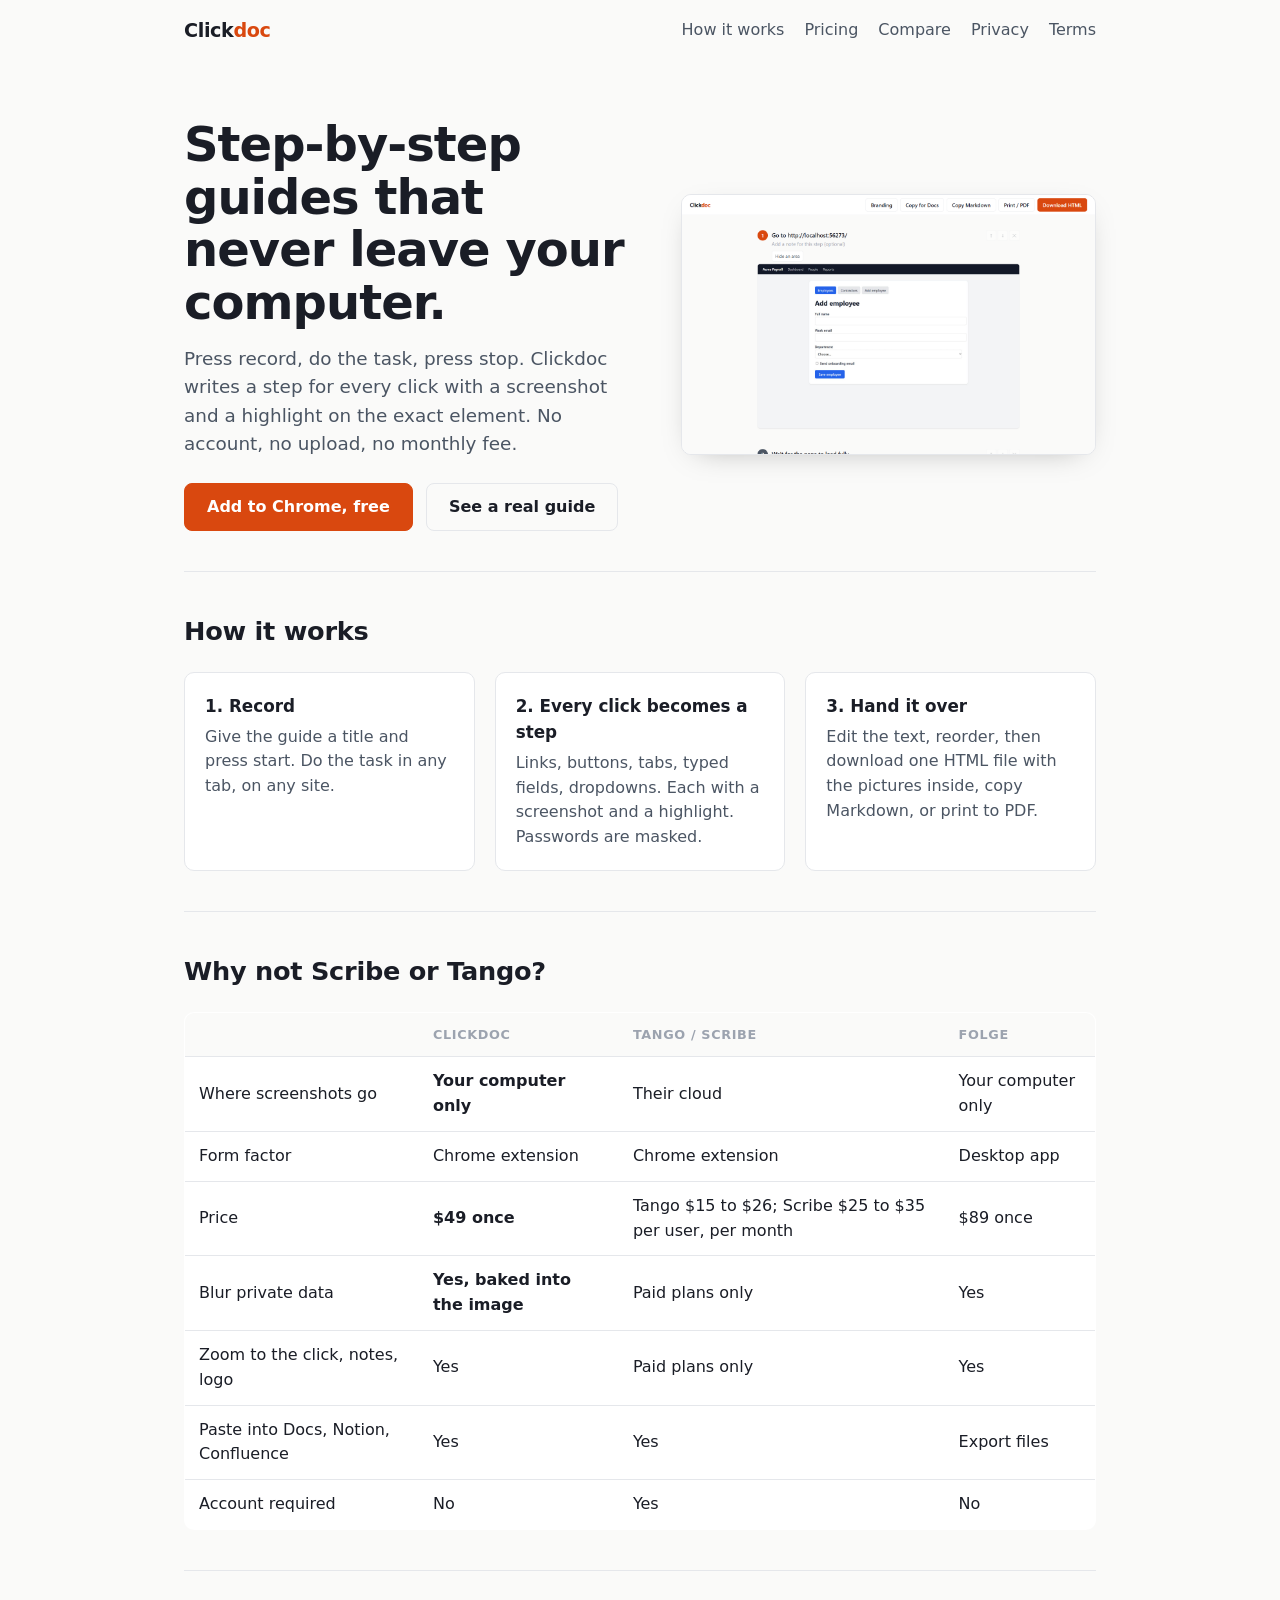
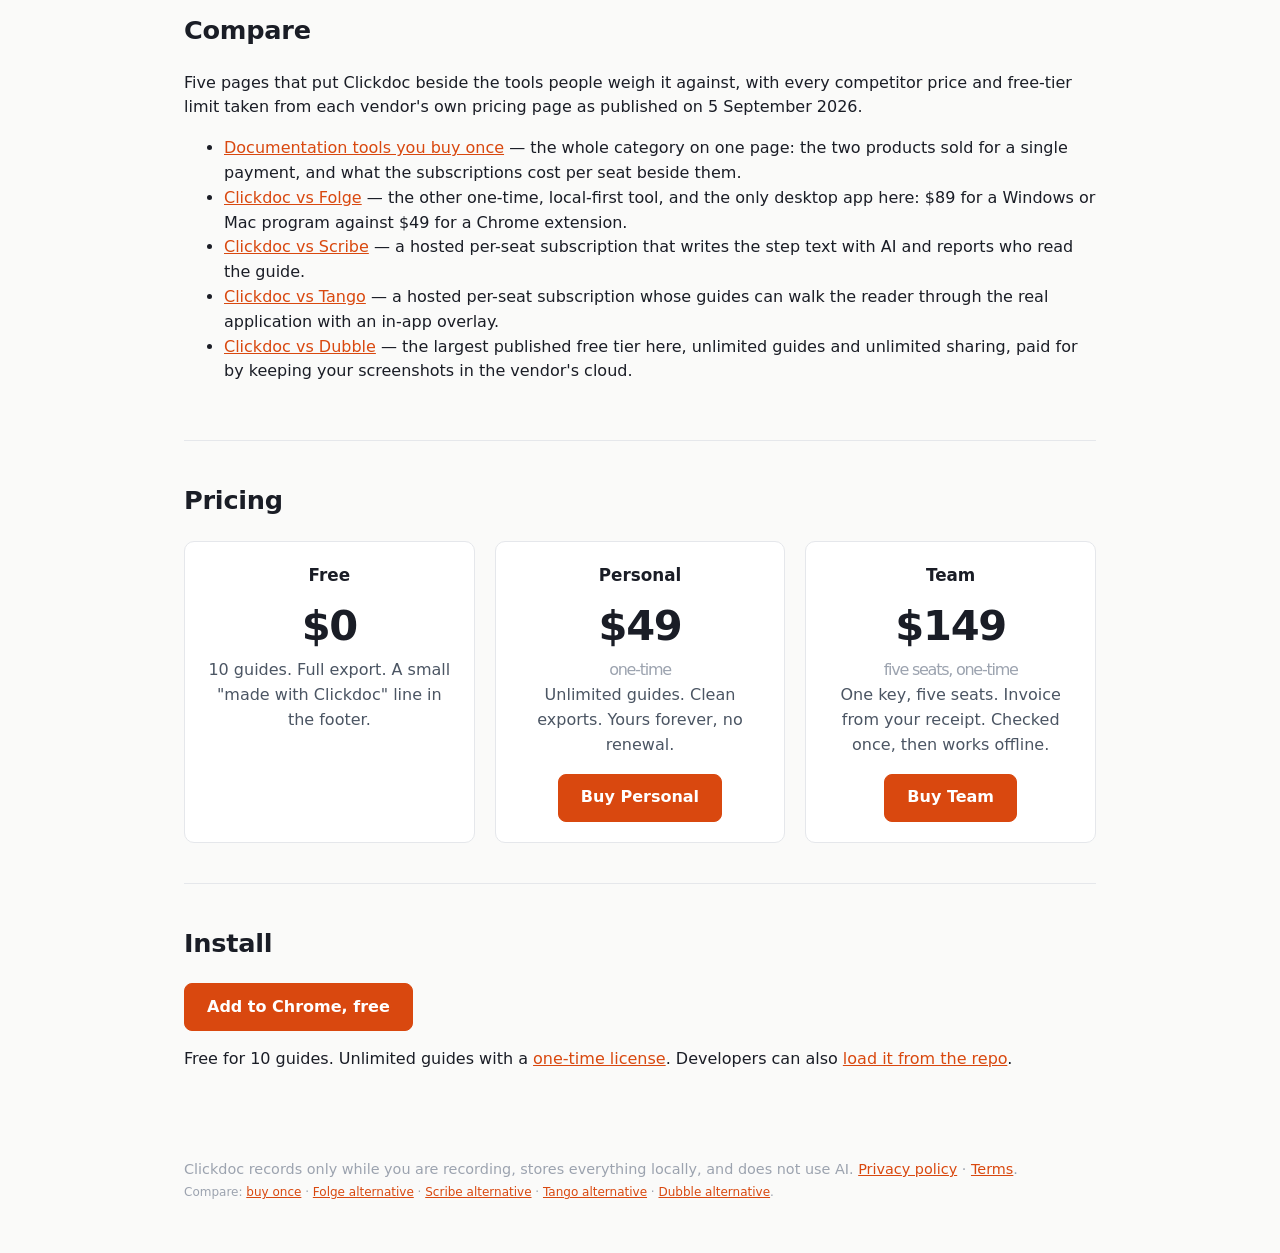
<file: index.html>
<!doctype html>
<html lang="en">
<head>
<meta charset="utf-8">
<meta name="viewport" content="width=device-width, initial-scale=1">
<title>Clickdoc · Step-by-step guides that never leave your computer</title>
<meta name="description" content="Record your clicks in Chrome, get a step-by-step guide with screenshots. Nothing is uploaded. Pay once.">
<link rel="stylesheet" href="site.css">
</head>
<body>
<div class="wrap">
  <header>
    <a class="brand" href="#">Click<span>doc</span></a>
    <nav><a href="#how">How it works</a><a href="#pricing">Pricing</a><a href="one-time-purchase-documentation-tool.html">Compare</a><a href="privacy.html">Privacy</a><a href="terms.html">Terms</a></nav>
  </header>

  <div class="hero">
    <div>
      <h1>Step-by-step guides that never leave your computer.</h1>
      <p class="lede">Press record, do the task, press stop. Clickdoc writes a step for every click with a screenshot and a highlight on the exact element. No account, no upload, no monthly fee.</p>
      <a class="btn" href="https://chromewebstore.google.com/detail/idigbdmgdmlnkocnabfkgcaeohfffoli" rel="noopener">Add to Chrome, free</a>
      <a class="btn btn-ghost" href="demo/acme-add-employee.html">See a real guide</a>
    </div>
    <div class="shot"><img src="screenshots/01-guide-editor.png" alt="A Clickdoc guide showing numbered steps with screenshots and red highlight boxes"></div>
  </div>

  <section id="how">
    <h2>How it works</h2>
    <div class="grid">
      <div class="card"><h3>1. Record</h3><p>Give the guide a title and press start. Do the task in any tab, on any site.</p></div>
      <div class="card"><h3>2. Every click becomes a step</h3><p>Links, buttons, tabs, typed fields, dropdowns. Each with a screenshot and a highlight. Passwords are masked.</p></div>
      <div class="card"><h3>3. Hand it over</h3><p>Edit the text, reorder, then download one HTML file with the pictures inside, copy Markdown, or print to PDF.</p></div>
    </div>
  </section>

  <section>
    <h2>Why not Scribe or Tango?</h2>
    <table class="compare">
      <thead><tr><th></th><th>Clickdoc</th><th>Tango / Scribe</th><th>Folge</th></tr></thead>
      <tbody>
        <tr><td>Where screenshots go</td><td><strong>Your computer only</strong></td><td>Their cloud</td><td>Your computer only</td></tr>
        <tr><td>Form factor</td><td>Chrome extension</td><td>Chrome extension</td><td>Desktop app</td></tr>
        <tr><td>Price</td><td><strong>$49 once</strong></td><td>Tango $15 to $26; Scribe $25 to $35 per user, per month</td><td>$89 once</td></tr>
        <tr><td>Blur private data</td><td><strong>Yes, baked into the image</strong></td><td>Paid plans only</td><td>Yes</td></tr>
        <tr><td>Zoom to the click, notes, logo</td><td>Yes</td><td>Paid plans only</td><td>Yes</td></tr>
        <tr><td>Paste into Docs, Notion, Confluence</td><td>Yes</td><td>Yes</td><td>Export files</td></tr>
        <tr><td>Account required</td><td>No</td><td>Yes</td><td>No</td></tr>
      </tbody>
    </table>
  </section>

  <section id="compare">
    <h2>Compare</h2>
    <p>Five pages that put Clickdoc beside the tools people weigh it against, with every competitor price and free-tier limit taken from each vendor's own pricing page as published on 5 September 2026.</p>
    <ul>
      <li><a href="one-time-purchase-documentation-tool.html">Documentation tools you buy once</a> — the whole category on one page: the two products sold for a single payment, and what the subscriptions cost per seat beside them.</li>
      <li><a href="folge-alternative.html">Clickdoc vs Folge</a> — the other one-time, local-first tool, and the only desktop app here: $89 for a Windows or Mac program against $49 for a Chrome extension.</li>
      <li><a href="scribe-alternative.html">Clickdoc vs Scribe</a> — a hosted per-seat subscription that writes the step text with AI and reports who read the guide.</li>
      <li><a href="tango-alternative.html">Clickdoc vs Tango</a> — a hosted per-seat subscription whose guides can walk the reader through the real application with an in-app overlay.</li>
      <li><a href="dubble-alternative.html">Clickdoc vs Dubble</a> — the largest published free tier here, unlimited guides and unlimited sharing, paid for by keeping your screenshots in the vendor's cloud.</li>
    </ul>
  </section>

  <section id="pricing">
    <h2>Pricing</h2>
    <div class="grid">
      <div class="card price"><h3>Free</h3><div class="amt">$0</div><p>10 guides. Full export. A small "made with Clickdoc" line in the footer.</p></div>
      <div class="card price"><h3>Personal</h3><div class="amt">$49<small>one-time</small></div><p>Unlimited guides. Clean exports. Yours forever, no renewal.</p><a class="btn buy" href="https://jowjeh.gumroad.com/l/clickdoc?variant=Personal">Buy Personal</a></div>
      <div class="card price"><h3>Team</h3><div class="amt">$149<small>five seats, one-time</small></div><p>One key, five seats. Invoice from your receipt. Checked once, then works offline.</p><a class="btn buy" href="https://jowjeh.gumroad.com/l/clickdoc?variant=Team%20(5%20seats)">Buy Team</a></div>
    </div>
  </section>

  <section id="install">
    <h2>Install</h2>
    <p><a class="btn" href="https://chromewebstore.google.com/detail/idigbdmgdmlnkocnabfkgcaeohfffoli" rel="noopener">Add to Chrome, free</a></p>
    <p>Free for 10 guides. Unlimited guides with a <a href="https://jowjeh.gumroad.com/l/clickdoc">one-time license</a>. Developers can also <a href="https://github.com/jowjeh1/clickdoc">load it from the repo</a>.</p>
  </section>

  <footer>Clickdoc records only while you are recording, stores everything locally, and does not use AI. <a href="privacy.html">Privacy policy</a> · <a href="terms.html">Terms</a>.<br>
    <small>Compare: <a href="one-time-purchase-documentation-tool.html">buy once</a> · <a href="folge-alternative.html">Folge alternative</a> · <a href="scribe-alternative.html">Scribe alternative</a> · <a href="tango-alternative.html">Tango alternative</a> · <a href="dubble-alternative.html">Dubble alternative</a>.</small></footer>
</div>
</body>
</html>
</file>
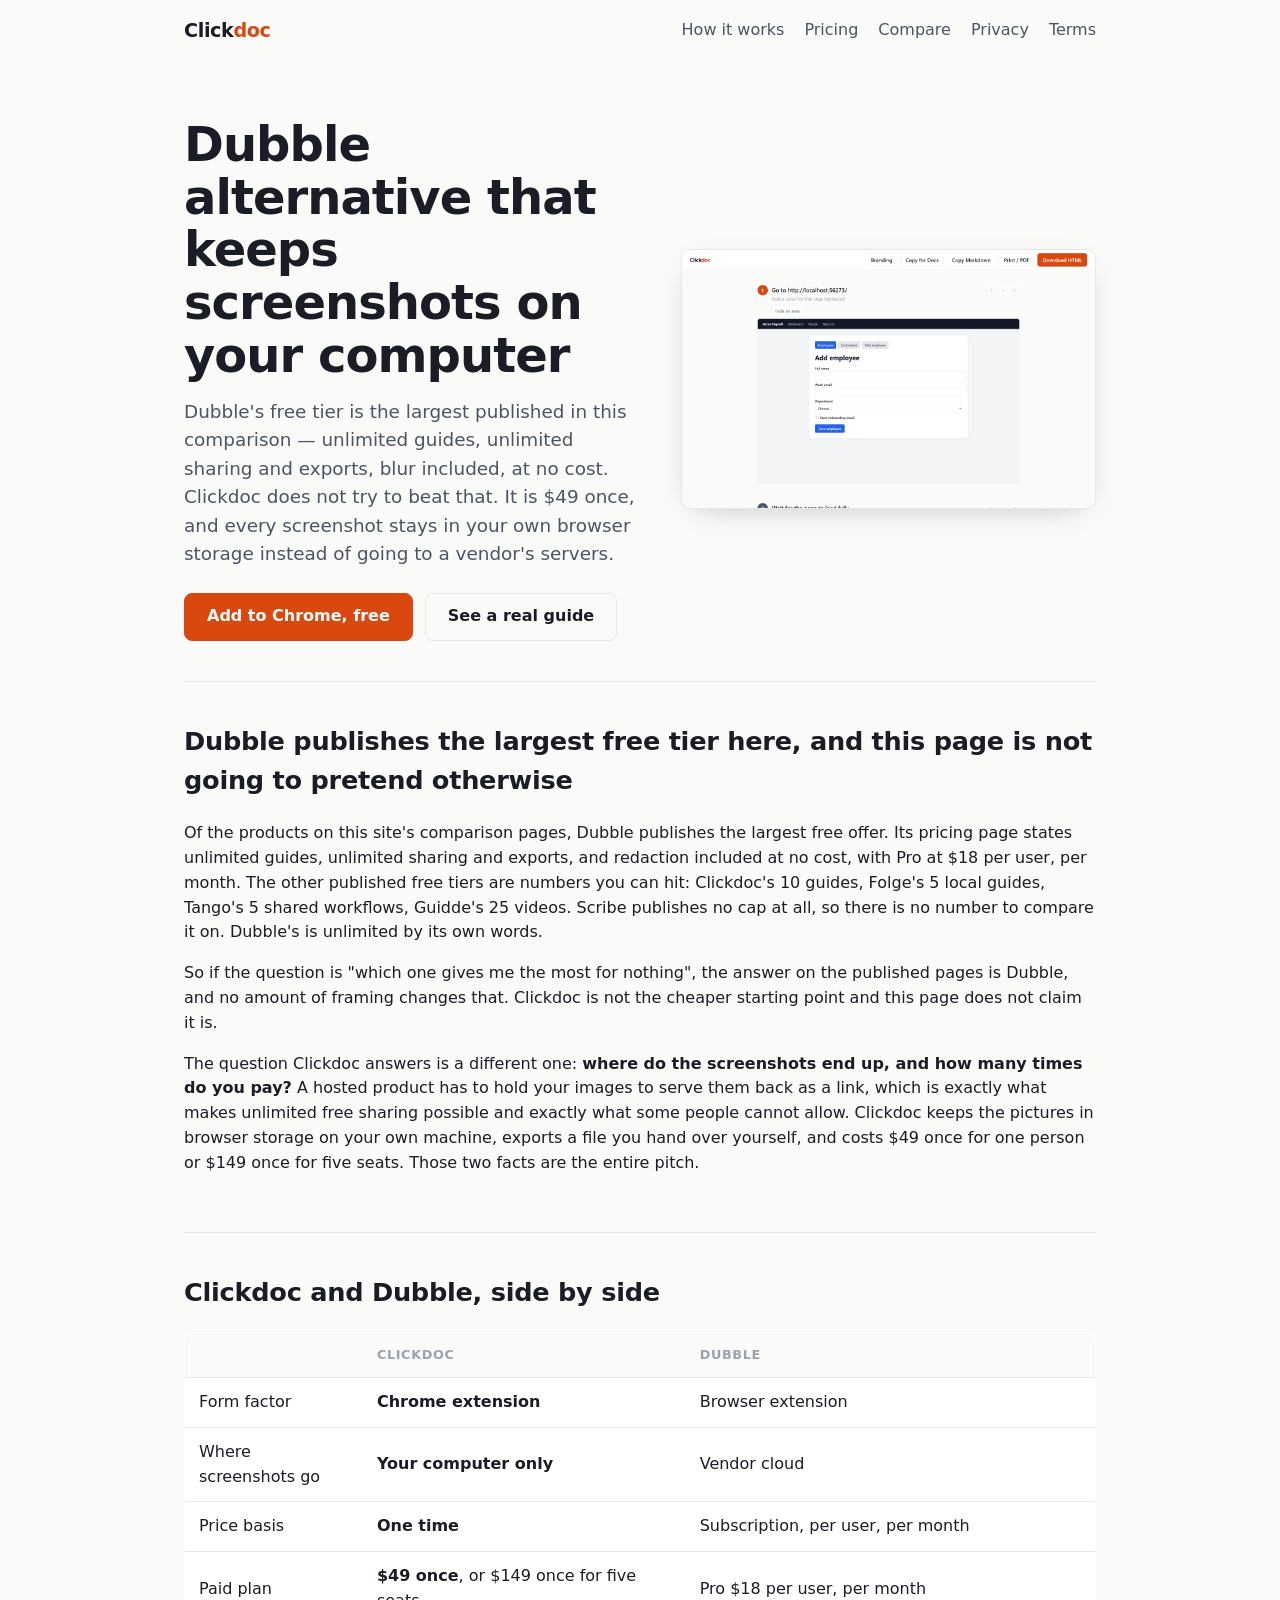
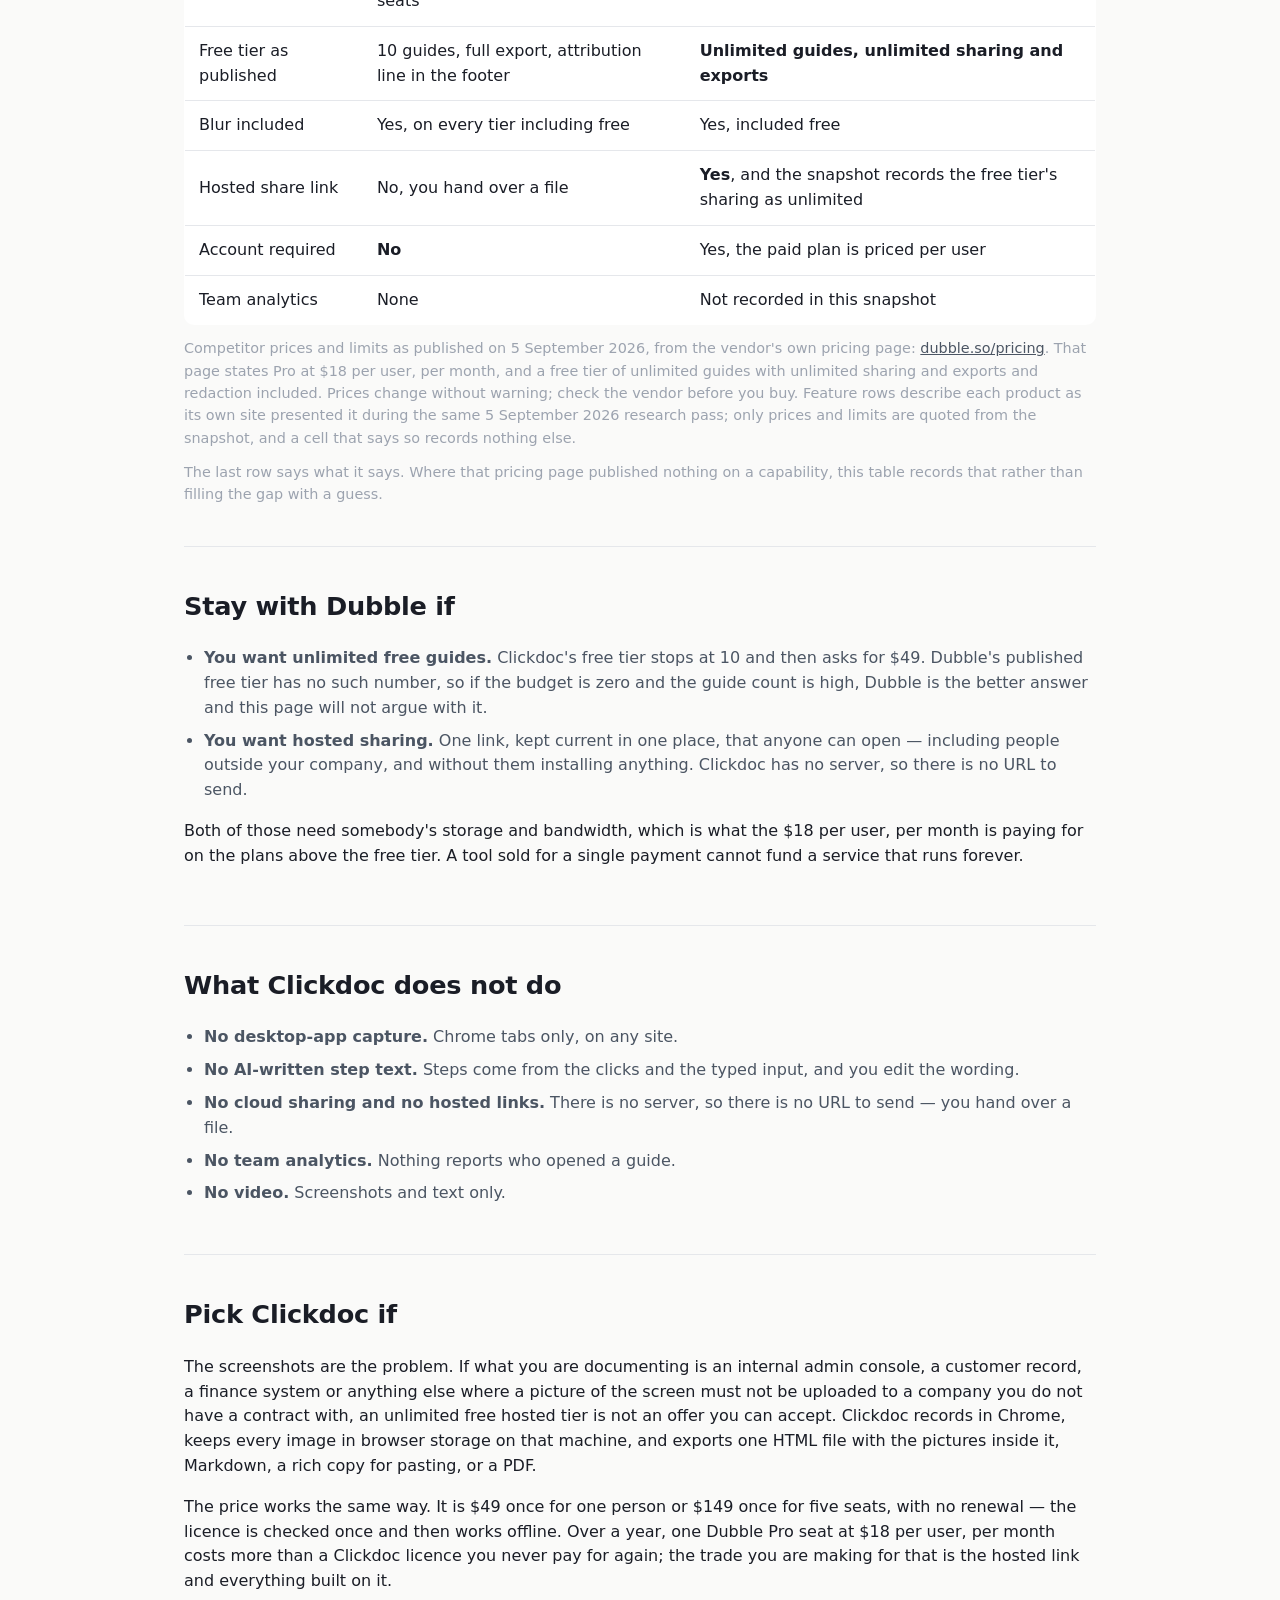
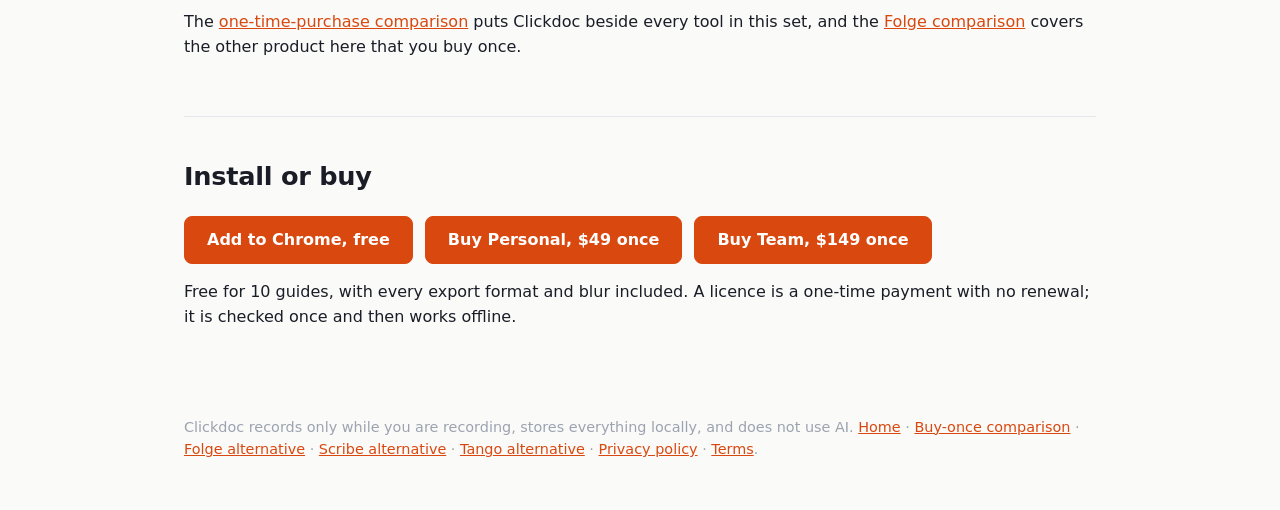
<file: dubble-alternative.html>
<!doctype html>
<html lang="en">
<head>
<meta charset="utf-8">
<meta name="viewport" content="width=device-width, initial-scale=1">
<title>Dubble alternative that keeps screenshots on your computer</title>
<meta name="description" content="Dubble publishes the largest free tier of any tool in this comparison: unlimited guides, unlimited sharing and exports, blur included, with Pro at $18 per user per month. Clickdoc is not cheaper to start — it is $49 once and never uploads a screenshot. Prices as published on 5 September 2026.">
<link rel="stylesheet" href="site.css">
</head>
<body>
<div class="wrap">
  <header>
    <a class="brand" href="index.html">Click<span>doc</span></a>
    <nav><a href="index.html#how">How it works</a><a href="index.html#pricing">Pricing</a><a href="one-time-purchase-documentation-tool.html">Compare</a><a href="privacy.html">Privacy</a><a href="terms.html">Terms</a></nav>
  </header>

  <div class="hero">
    <div>
      <h1>Dubble alternative that keeps screenshots on your computer</h1>
      <p class="lede">Dubble's free tier is the largest published in this comparison — unlimited guides, unlimited sharing and exports, blur included, at no cost. Clickdoc does not try to beat that. It is $49 once, and every screenshot stays in your own browser storage instead of going to a vendor's servers.</p>
      <div class="cta-row">
        <a class="btn" href="https://chromewebstore.google.com/detail/idigbdmgdmlnkocnabfkgcaeohfffoli" rel="noopener">Add to Chrome, free</a>
        <a class="btn btn-ghost" href="demo/acme-add-employee.html">See a real guide</a>
      </div>
    </div>
    <div class="shot"><img src="screenshots/01-guide-editor.png" alt="A Clickdoc guide showing numbered steps with screenshots and red highlight boxes"></div>
  </div>

  <section>
    <h2>Dubble publishes the largest free tier here, and this page is not going to pretend otherwise</h2>
    <p>Of the products on this site's comparison pages, Dubble publishes the largest free offer. Its pricing page states unlimited guides, unlimited sharing and exports, and redaction included at no cost, with Pro at $18 per user, per month. The other published free tiers are numbers you can hit: Clickdoc's 10 guides, Folge's 5 local guides, Tango's 5 shared workflows, Guidde's 25 videos. Scribe publishes no cap at all, so there is no number to compare it on. Dubble's is unlimited by its own words.</p>
    <p>So if the question is "which one gives me the most for nothing", the answer on the published pages is Dubble, and no amount of framing changes that. Clickdoc is not the cheaper starting point and this page does not claim it is.</p>
    <p>The question Clickdoc answers is a different one: <strong>where do the screenshots end up, and how many times do you pay?</strong> A hosted product has to hold your images to serve them back as a link, which is exactly what makes unlimited free sharing possible and exactly what some people cannot allow. Clickdoc keeps the pictures in browser storage on your own machine, exports a file you hand over yourself, and costs $49 once for one person or $149 once for five seats. Those two facts are the entire pitch.</p>
  </section>

  <section>
    <h2>Clickdoc and Dubble, side by side</h2>
    <div class="table-scroll">
      <table class="compare">
        <thead><tr><th></th><th>Clickdoc</th><th>Dubble</th></tr></thead>
        <tbody>
          <tr><td>Form factor</td><td><strong>Chrome extension</strong></td><td>Browser extension</td></tr>
          <tr><td>Where screenshots go</td><td><strong>Your computer only</strong></td><td>Vendor cloud</td></tr>
          <tr><td>Price basis</td><td><strong>One time</strong></td><td>Subscription, per user, per month</td></tr>
          <tr><td>Paid plan</td><td><strong>$49 once</strong>, or $149 once for five seats</td><td>Pro $18 per user, per month</td></tr>
          <tr><td>Free tier as published</td><td>10 guides, full export, attribution line in the footer</td><td><strong>Unlimited guides, unlimited sharing and exports</strong></td></tr>
          <tr><td>Blur included</td><td>Yes, on every tier including free</td><td>Yes, included free</td></tr>
          <tr><td>Hosted share link</td><td>No, you hand over a file</td><td><strong>Yes</strong>, and the snapshot records the free tier's sharing as unlimited</td></tr>
          <tr><td>Account required</td><td><strong>No</strong></td><td>Yes, the paid plan is priced per user</td></tr>
          <tr><td>Team analytics</td><td>None</td><td>Not recorded in this snapshot</td></tr>
        </tbody>
      </table>
    </div>
    <p class="source">Competitor prices and limits as published on 5 September 2026, from the vendor's own pricing page: <a href="https://dubble.so/pricing" rel="noopener nofollow">dubble.so/pricing</a>. That page states Pro at $18 per user, per month, and a free tier of unlimited guides with unlimited sharing and exports and redaction included. Prices change without warning; check the vendor before you buy. Feature rows describe each product as its own site presented it during the same 5 September 2026 research pass; only prices and limits are quoted from the snapshot, and a cell that says so records nothing else.</p>
    <p class="source">The last row says what it says. Where that pricing page published nothing on a capability, this table records that rather than filling the gap with a guess.</p>
  </section>

  <section>
    <h2>Stay with Dubble if</h2>
    <ul class="checklist">
      <li><strong>You want unlimited free guides.</strong> Clickdoc's free tier stops at 10 and then asks for $49. Dubble's published free tier has no such number, so if the budget is zero and the guide count is high, Dubble is the better answer and this page will not argue with it.</li>
      <li><strong>You want hosted sharing.</strong> One link, kept current in one place, that anyone can open — including people outside your company, and without them installing anything. Clickdoc has no server, so there is no URL to send.</li>
    </ul>
    <p>Both of those need somebody's storage and bandwidth, which is what the $18 per user, per month is paying for on the plans above the free tier. A tool sold for a single payment cannot fund a service that runs forever.</p>
  </section>

  <section>
    <h2>What Clickdoc does not do</h2>
    <ul class="checklist">
      <li><strong>No desktop-app capture.</strong> Chrome tabs only, on any site.</li>
      <li><strong>No AI-written step text.</strong> Steps come from the clicks and the typed input, and you edit the wording.</li>
      <li><strong>No cloud sharing and no hosted links.</strong> There is no server, so there is no URL to send — you hand over a file.</li>
      <li><strong>No team analytics.</strong> Nothing reports who opened a guide.</li>
      <li><strong>No video.</strong> Screenshots and text only.</li>
    </ul>
  </section>

  <section>
    <h2>Pick Clickdoc if</h2>
    <p>The screenshots are the problem. If what you are documenting is an internal admin console, a customer record, a finance system or anything else where a picture of the screen must not be uploaded to a company you do not have a contract with, an unlimited free hosted tier is not an offer you can accept. Clickdoc records in Chrome, keeps every image in browser storage on that machine, and exports one HTML file with the pictures inside it, Markdown, a rich copy for pasting, or a PDF.</p>
    <p>The price works the same way. It is $49 once for one person or $149 once for five seats, with no renewal — the licence is checked once and then works offline. Over a year, one Dubble Pro seat at $18 per user, per month costs more than a Clickdoc licence you never pay for again; the trade you are making for that is the hosted link and everything built on it.</p>
    <p>The <a href="one-time-purchase-documentation-tool.html">one-time-purchase comparison</a> puts Clickdoc beside every tool in this set, and the <a href="folge-alternative.html">Folge comparison</a> covers the other product here that you buy once.</p>
  </section>

  <section id="buy">
    <h2>Install or buy</h2>
    <div class="cta-row">
      <a class="btn" href="https://chromewebstore.google.com/detail/idigbdmgdmlnkocnabfkgcaeohfffoli" rel="noopener">Add to Chrome, free</a>
      <a class="btn buy" href="https://jowjeh.gumroad.com/l/clickdoc?variant=Personal">Buy Personal, $49 once</a>
      <a class="btn buy" href="https://jowjeh.gumroad.com/l/clickdoc?variant=Team%20(5%20seats)">Buy Team, $149 once</a>
    </div>
    <p>Free for 10 guides, with every export format and blur included. A licence is a one-time payment with no renewal; it is checked once and then works offline.</p>
  </section>

  <footer>Clickdoc records only while you are recording, stores everything locally, and does not use AI. <a href="index.html">Home</a> · <a href="one-time-purchase-documentation-tool.html">Buy-once comparison</a> · <a href="folge-alternative.html">Folge alternative</a> · <a href="scribe-alternative.html">Scribe alternative</a> · <a href="tango-alternative.html">Tango alternative</a> · <a href="privacy.html">Privacy policy</a> · <a href="terms.html">Terms</a>.</footer>
</div>
</body>
</html>
</file>
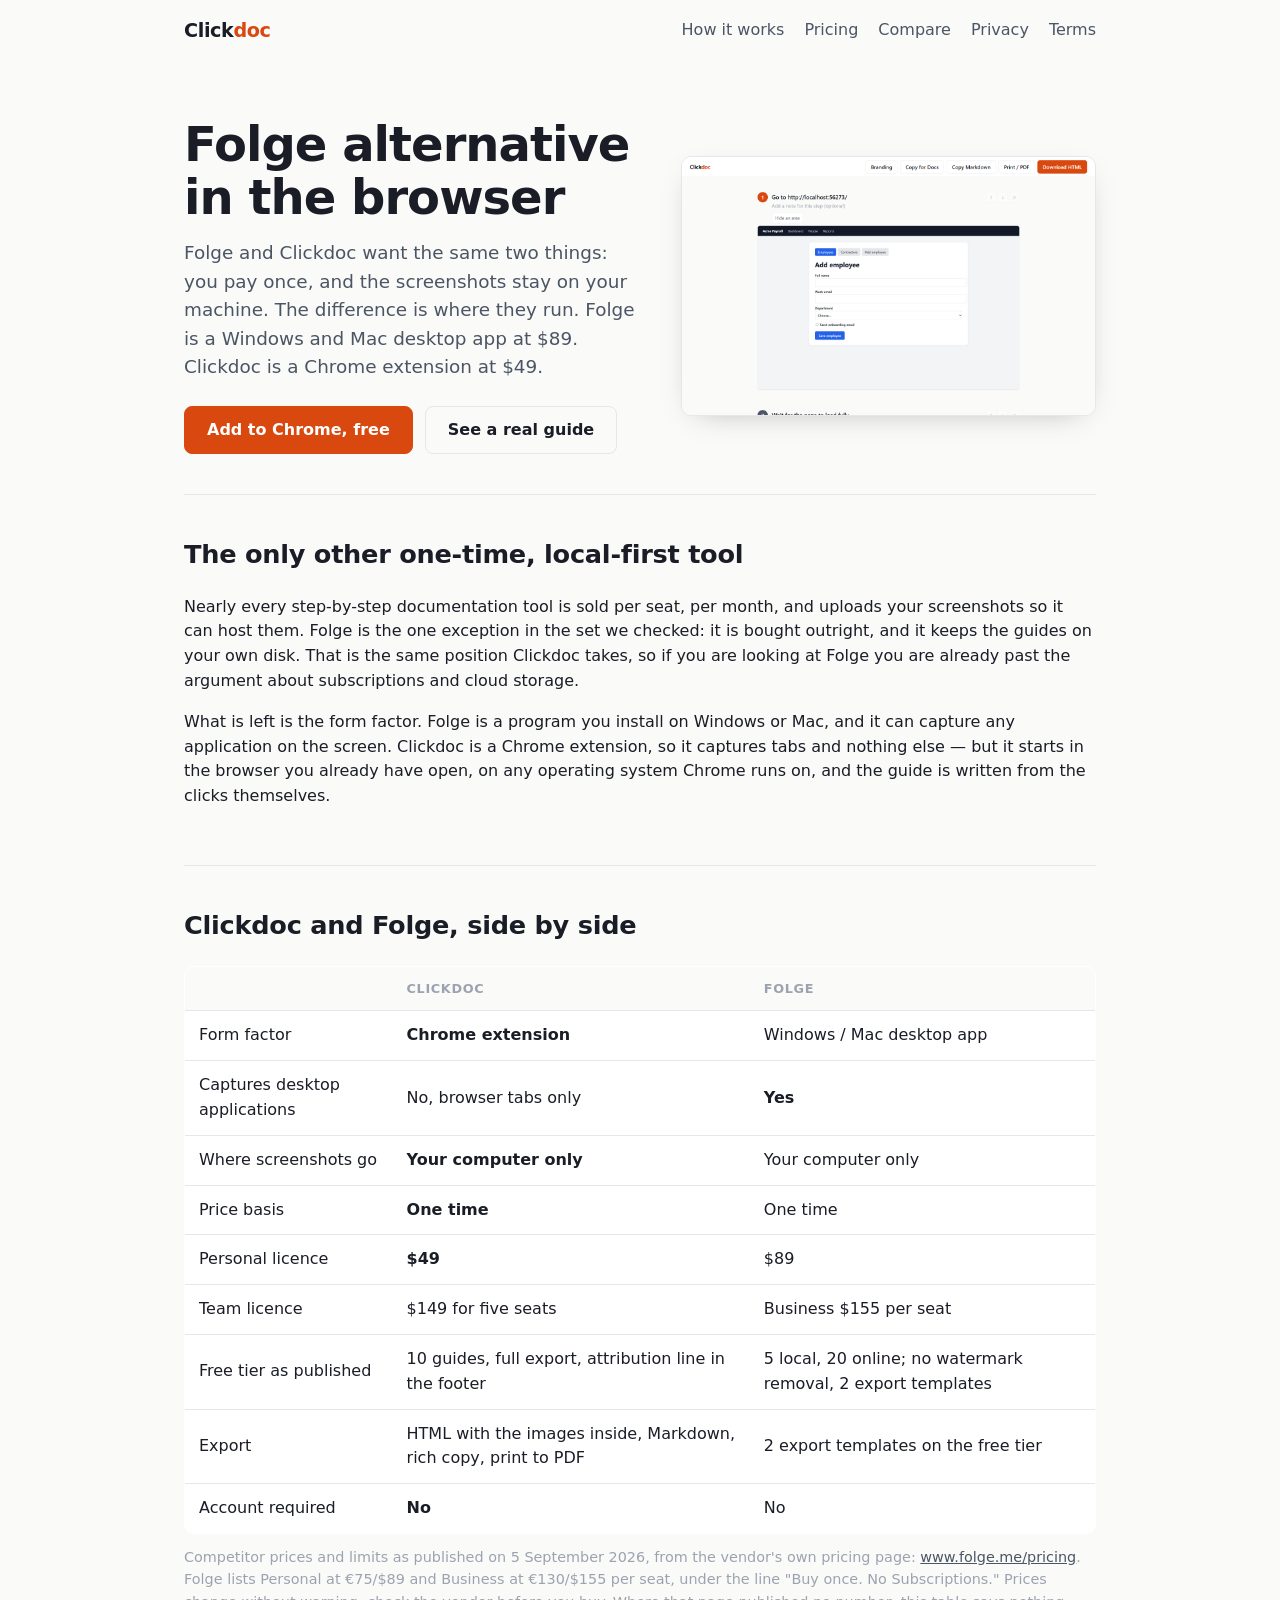
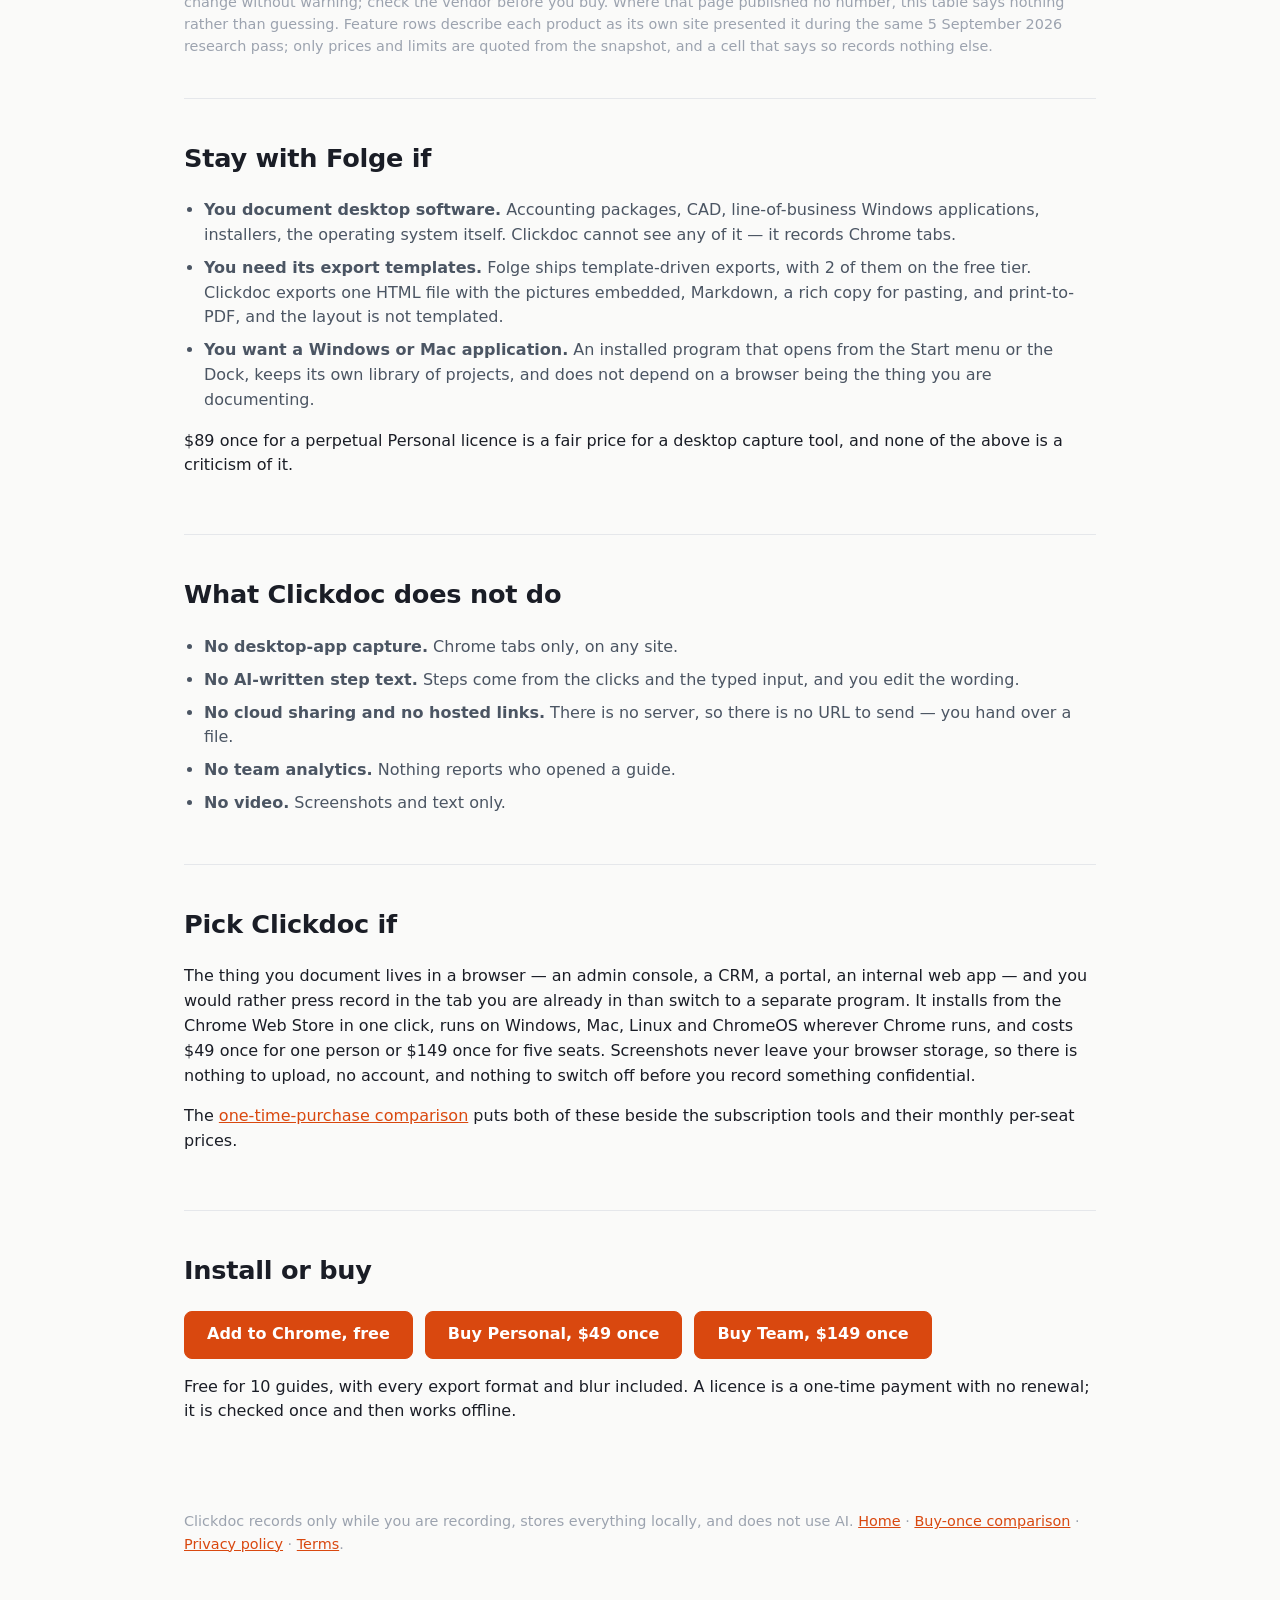
<file: folge-alternative.html>
<!doctype html>
<html lang="en">
<head>
<meta charset="utf-8">
<meta name="viewport" content="width=device-width, initial-scale=1">
<title>Folge alternative in the browser</title>
<meta name="description" content="Folge is a Windows and Mac desktop app, $89 once for Personal and $155 per seat for Business. Clickdoc is the same one-time, local-first idea as a Chrome extension for $49. Prices as published on 5 September 2026.">
<link rel="stylesheet" href="site.css">
</head>
<body>
<div class="wrap">
  <header>
    <a class="brand" href="index.html">Click<span>doc</span></a>
    <nav><a href="index.html#how">How it works</a><a href="index.html#pricing">Pricing</a><a href="one-time-purchase-documentation-tool.html">Compare</a><a href="privacy.html">Privacy</a><a href="terms.html">Terms</a></nav>
  </header>

  <div class="hero">
    <div>
      <h1>Folge alternative in the browser</h1>
      <p class="lede">Folge and Clickdoc want the same two things: you pay once, and the screenshots stay on your machine. The difference is where they run. Folge is a Windows and Mac desktop app at $89. Clickdoc is a Chrome extension at $49.</p>
      <div class="cta-row">
        <a class="btn" href="https://chromewebstore.google.com/detail/idigbdmgdmlnkocnabfkgcaeohfffoli" rel="noopener">Add to Chrome, free</a>
        <a class="btn btn-ghost" href="demo/acme-add-employee.html">See a real guide</a>
      </div>
    </div>
    <div class="shot"><img src="screenshots/01-guide-editor.png" alt="A Clickdoc guide showing numbered steps with screenshots and red highlight boxes"></div>
  </div>

  <section>
    <h2>The only other one-time, local-first tool</h2>
    <p>Nearly every step-by-step documentation tool is sold per seat, per month, and uploads your screenshots so it can host them. Folge is the one exception in the set we checked: it is bought outright, and it keeps the guides on your own disk. That is the same position Clickdoc takes, so if you are looking at Folge you are already past the argument about subscriptions and cloud storage.</p>
    <p>What is left is the form factor. Folge is a program you install on Windows or Mac, and it can capture any application on the screen. Clickdoc is a Chrome extension, so it captures tabs and nothing else — but it starts in the browser you already have open, on any operating system Chrome runs on, and the guide is written from the clicks themselves.</p>
  </section>

  <section>
    <h2>Clickdoc and Folge, side by side</h2>
    <div class="table-scroll">
      <table class="compare">
        <thead><tr><th></th><th>Clickdoc</th><th>Folge</th></tr></thead>
        <tbody>
          <tr><td>Form factor</td><td><strong>Chrome extension</strong></td><td>Windows / Mac desktop app</td></tr>
          <tr><td>Captures desktop applications</td><td>No, browser tabs only</td><td><strong>Yes</strong></td></tr>
          <tr><td>Where screenshots go</td><td><strong>Your computer only</strong></td><td>Your computer only</td></tr>
          <tr><td>Price basis</td><td><strong>One time</strong></td><td>One time</td></tr>
          <tr><td>Personal licence</td><td><strong>$49</strong></td><td>$89</td></tr>
          <tr><td>Team licence</td><td>$149 for five seats</td><td>Business $155 per seat</td></tr>
          <tr><td>Free tier as published</td><td>10 guides, full export, attribution line in the footer</td><td>5 local, 20 online; no watermark removal, 2 export templates</td></tr>
          <tr><td>Export</td><td>HTML with the images inside, Markdown, rich copy, print to PDF</td><td>2 export templates on the free tier</td></tr>
          <tr><td>Account required</td><td><strong>No</strong></td><td>No</td></tr>
        </tbody>
      </table>
    </div>
    <p class="source">Competitor prices and limits as published on 5 September 2026, from the vendor's own pricing page: <a href="https://www.folge.me/pricing" rel="noopener nofollow">www.folge.me/pricing</a>. Folge lists Personal at €75/$89 and Business at €130/$155 per seat, under the line "Buy once. No Subscriptions." Prices change without warning; check the vendor before you buy. Where that page published no number, this table says nothing rather than guessing. Feature rows describe each product as its own site presented it during the same 5 September 2026 research pass; only prices and limits are quoted from the snapshot, and a cell that says so records nothing else.</p>
  </section>

  <section>
    <h2>Stay with Folge if</h2>
    <ul class="checklist">
      <li><strong>You document desktop software.</strong> Accounting packages, CAD, line-of-business Windows applications, installers, the operating system itself. Clickdoc cannot see any of it — it records Chrome tabs.</li>
      <li><strong>You need its export templates.</strong> Folge ships template-driven exports, with 2 of them on the free tier. Clickdoc exports one HTML file with the pictures embedded, Markdown, a rich copy for pasting, and print-to-PDF, and the layout is not templated.</li>
      <li><strong>You want a Windows or Mac application.</strong> An installed program that opens from the Start menu or the Dock, keeps its own library of projects, and does not depend on a browser being the thing you are documenting.</li>
    </ul>
    <p>$89 once for a perpetual Personal licence is a fair price for a desktop capture tool, and none of the above is a criticism of it.</p>
  </section>

  <section>
    <h2>What Clickdoc does not do</h2>
    <ul class="checklist">
      <li><strong>No desktop-app capture.</strong> Chrome tabs only, on any site.</li>
      <li><strong>No AI-written step text.</strong> Steps come from the clicks and the typed input, and you edit the wording.</li>
      <li><strong>No cloud sharing and no hosted links.</strong> There is no server, so there is no URL to send — you hand over a file.</li>
      <li><strong>No team analytics.</strong> Nothing reports who opened a guide.</li>
      <li><strong>No video.</strong> Screenshots and text only.</li>
    </ul>
  </section>

  <section>
    <h2>Pick Clickdoc if</h2>
    <p>The thing you document lives in a browser — an admin console, a CRM, a portal, an internal web app — and you would rather press record in the tab you are already in than switch to a separate program. It installs from the Chrome Web Store in one click, runs on Windows, Mac, Linux and ChromeOS wherever Chrome runs, and costs $49 once for one person or $149 once for five seats. Screenshots never leave your browser storage, so there is nothing to upload, no account, and nothing to switch off before you record something confidential.</p>
    <p>The <a href="one-time-purchase-documentation-tool.html">one-time-purchase comparison</a> puts both of these beside the subscription tools and their monthly per-seat prices.</p>
  </section>

  <section id="buy">
    <h2>Install or buy</h2>
    <div class="cta-row">
      <a class="btn" href="https://chromewebstore.google.com/detail/idigbdmgdmlnkocnabfkgcaeohfffoli" rel="noopener">Add to Chrome, free</a>
      <a class="btn buy" href="https://jowjeh.gumroad.com/l/clickdoc?variant=Personal">Buy Personal, $49 once</a>
      <a class="btn buy" href="https://jowjeh.gumroad.com/l/clickdoc?variant=Team%20(5%20seats)">Buy Team, $149 once</a>
    </div>
    <p>Free for 10 guides, with every export format and blur included. A licence is a one-time payment with no renewal; it is checked once and then works offline.</p>
  </section>

  <footer>Clickdoc records only while you are recording, stores everything locally, and does not use AI. <a href="index.html">Home</a> · <a href="one-time-purchase-documentation-tool.html">Buy-once comparison</a> · <a href="privacy.html">Privacy policy</a> · <a href="terms.html">Terms</a>.</footer>
</div>
</body>
</html>
</file>
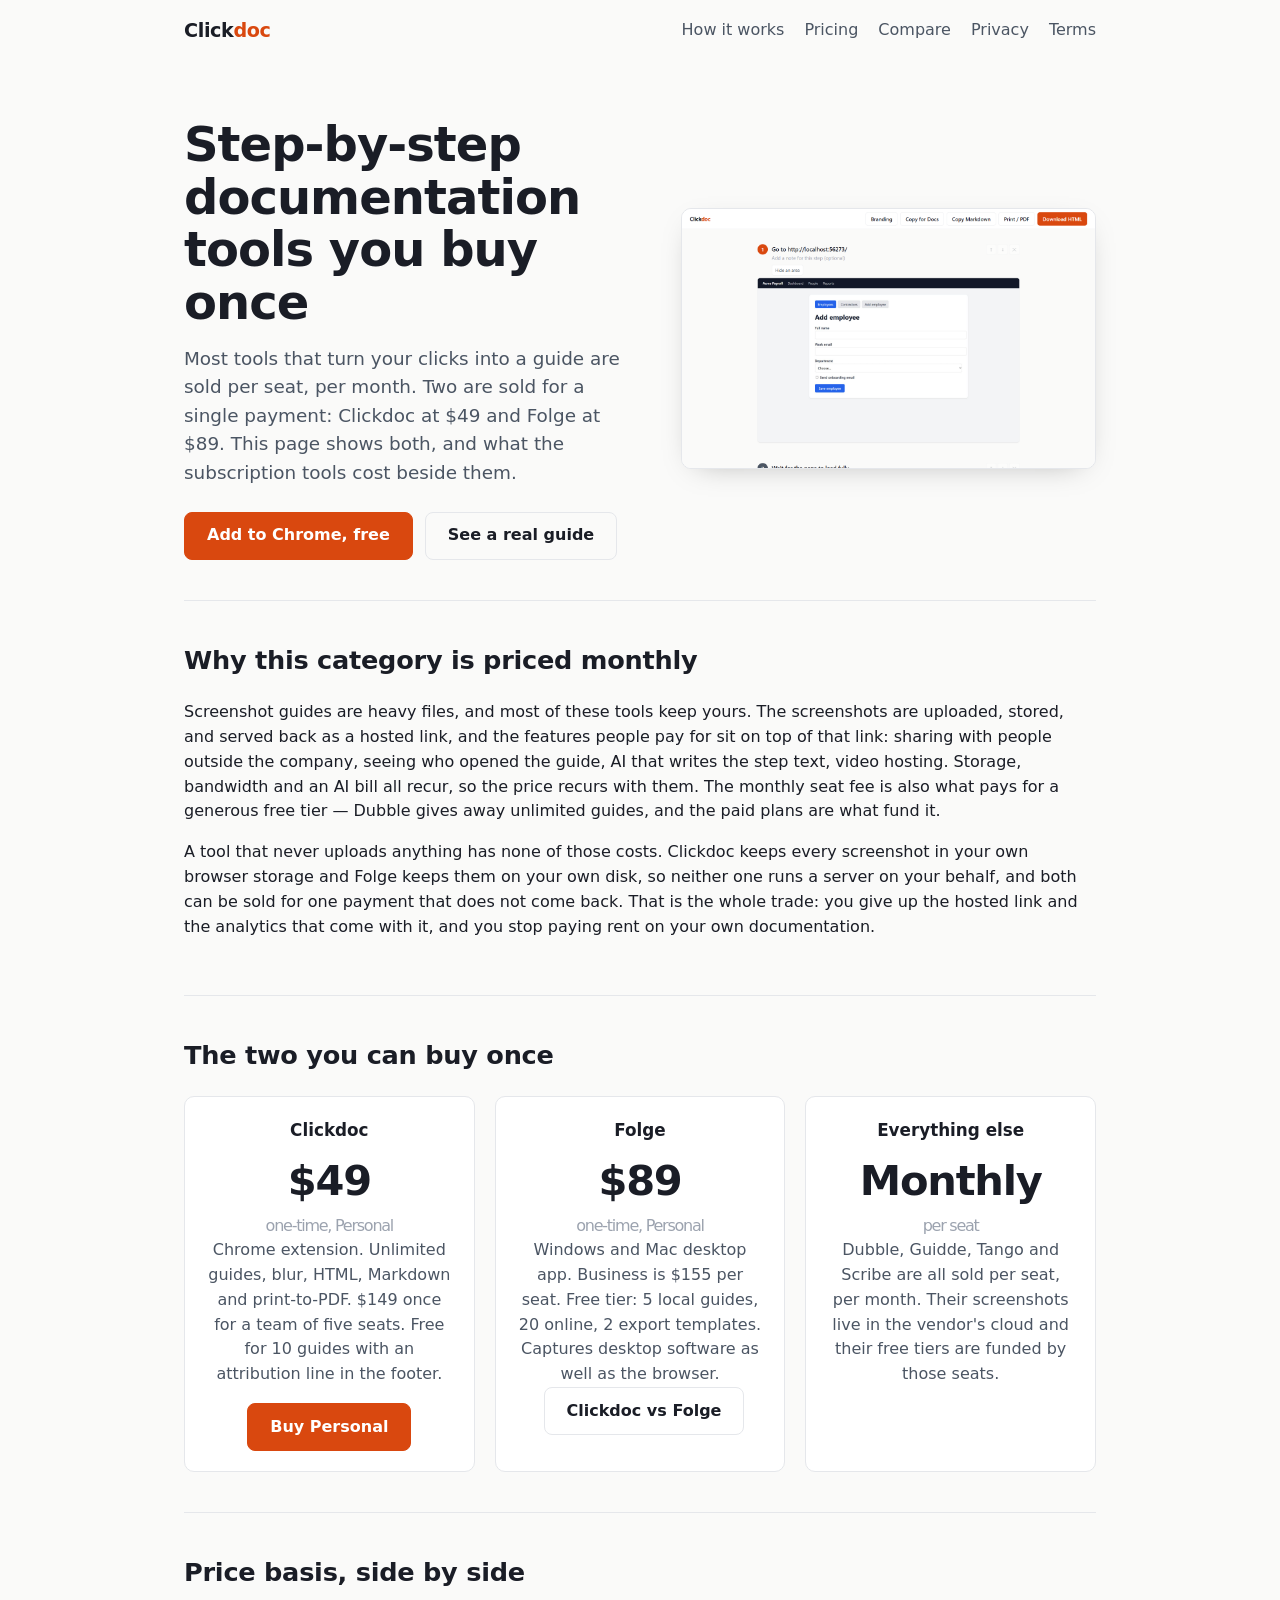
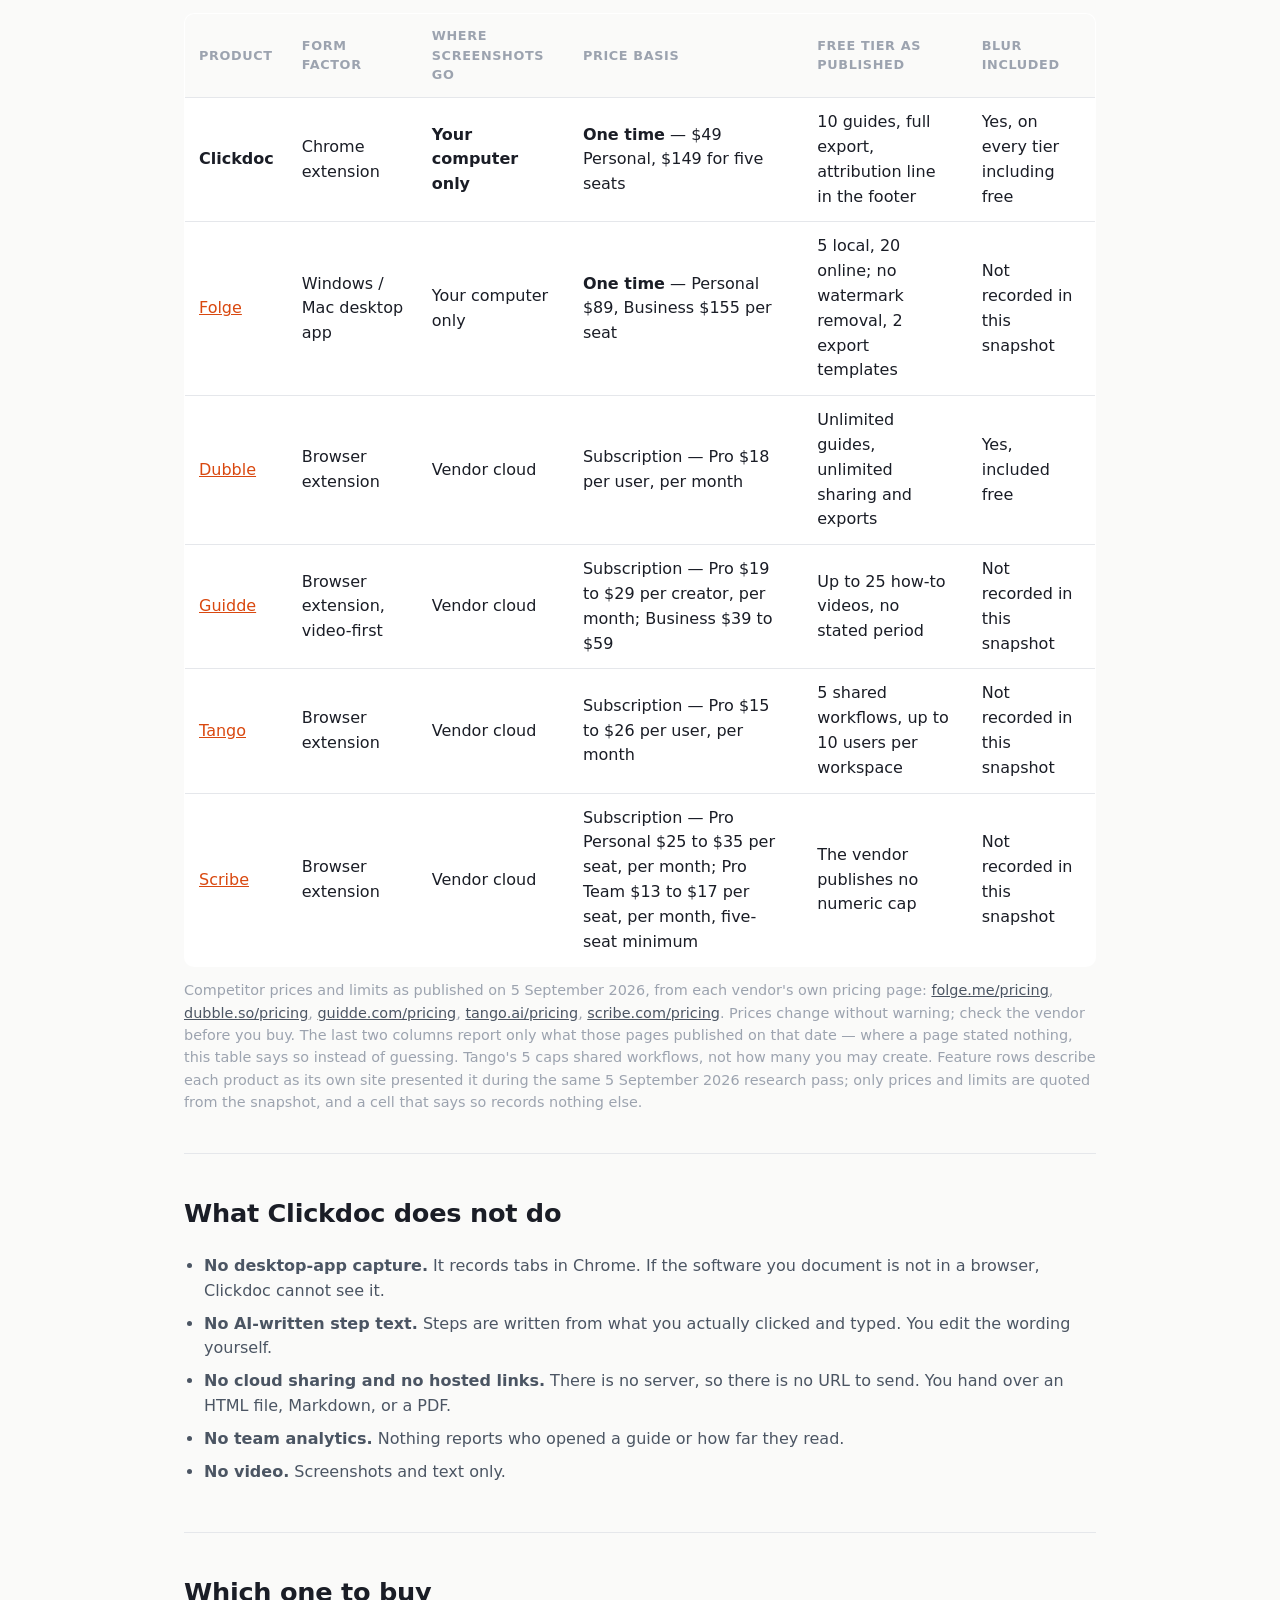
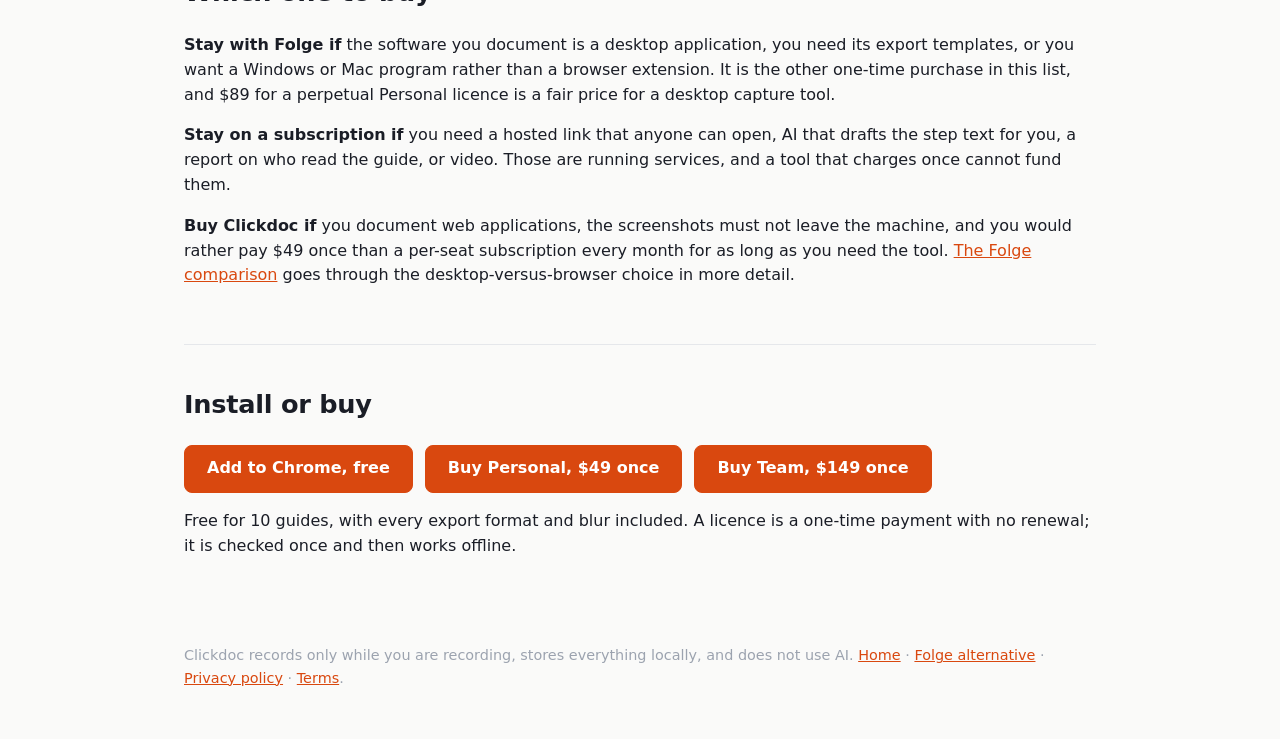
<file: one-time-purchase-documentation-tool.html>
<!doctype html>
<html lang="en">
<head>
<meta charset="utf-8">
<meta name="viewport" content="width=device-width, initial-scale=1">
<title>Step-by-step documentation tools you buy once</title>
<meta name="description" content="Two step-by-step documentation tools are sold for a single payment: Clickdoc at $49 and Folge at $89. The rest of the category is priced per seat, per month. Prices as published on 5 September 2026.">
<link rel="stylesheet" href="site.css">
</head>
<body>
<div class="wrap">
  <header>
    <a class="brand" href="index.html">Click<span>doc</span></a>
    <nav><a href="index.html#how">How it works</a><a href="index.html#pricing">Pricing</a><a href="one-time-purchase-documentation-tool.html">Compare</a><a href="privacy.html">Privacy</a><a href="terms.html">Terms</a></nav>
  </header>

  <div class="hero">
    <div>
      <h1>Step-by-step documentation tools you buy once</h1>
      <p class="lede">Most tools that turn your clicks into a guide are sold per seat, per month. Two are sold for a single payment: Clickdoc at $49 and Folge at $89. This page shows both, and what the subscription tools cost beside them.</p>
      <div class="cta-row">
        <a class="btn" href="https://chromewebstore.google.com/detail/idigbdmgdmlnkocnabfkgcaeohfffoli" rel="noopener">Add to Chrome, free</a>
        <a class="btn btn-ghost" href="demo/acme-add-employee.html">See a real guide</a>
      </div>
    </div>
    <div class="shot"><img src="screenshots/01-guide-editor.png" alt="A Clickdoc guide showing numbered steps with screenshots and red highlight boxes"></div>
  </div>

  <section>
    <h2>Why this category is priced monthly</h2>
    <p>Screenshot guides are heavy files, and most of these tools keep yours. The screenshots are uploaded, stored, and served back as a hosted link, and the features people pay for sit on top of that link: sharing with people outside the company, seeing who opened the guide, AI that writes the step text, video hosting. Storage, bandwidth and an AI bill all recur, so the price recurs with them. The monthly seat fee is also what pays for a generous free tier — Dubble gives away unlimited guides, and the paid plans are what fund it.</p>
    <p>A tool that never uploads anything has none of those costs. Clickdoc keeps every screenshot in your own browser storage and Folge keeps them on your own disk, so neither one runs a server on your behalf, and both can be sold for one payment that does not come back. That is the whole trade: you give up the hosted link and the analytics that come with it, and you stop paying rent on your own documentation.</p>
  </section>

  <section>
    <h2>The two you can buy once</h2>
    <div class="grid">
      <div class="card price"><h3>Clickdoc</h3><div class="amt">$49<small>one-time, Personal</small></div><p>Chrome extension. Unlimited guides, blur, HTML, Markdown and print-to-PDF. $149 once for a team of five seats. Free for 10 guides with an attribution line in the footer.</p><a class="btn buy" href="https://jowjeh.gumroad.com/l/clickdoc?variant=Personal">Buy Personal</a></div>
      <div class="card price"><h3>Folge</h3><div class="amt">$89<small>one-time, Personal</small></div><p>Windows and Mac desktop app. Business is $155 per seat. Free tier: 5 local guides, 20 online, 2 export templates. Captures desktop software as well as the browser.</p><a class="btn btn-ghost" href="folge-alternative.html">Clickdoc vs Folge</a></div>
      <div class="card price"><h3>Everything else</h3><div class="amt">Monthly<small>per seat</small></div><p>Dubble, Guidde, Tango and Scribe are all sold per seat, per month. Their screenshots live in the vendor's cloud and their free tiers are funded by those seats.</p></div>
    </div>
  </section>

  <section>
    <h2>Price basis, side by side</h2>
    <div class="table-scroll">
      <table class="compare">
        <thead><tr><th>Product</th><th>Form factor</th><th>Where screenshots go</th><th>Price basis</th><th>Free tier as published</th><th>Blur included</th></tr></thead>
        <tbody>
          <tr>
            <td><strong>Clickdoc</strong></td>
            <td>Chrome extension</td>
            <td><strong>Your computer only</strong></td>
            <td><strong>One time</strong> — $49 Personal, $149 for five seats</td>
            <td>10 guides, full export, attribution line in the footer</td>
            <td>Yes, on every tier including free</td>
          </tr>
          <tr>
            <td><a href="https://www.folge.me/pricing" rel="noopener nofollow">Folge</a></td>
            <td>Windows / Mac desktop app</td>
            <td>Your computer only</td>
            <td><strong>One time</strong> — Personal $89, Business $155 per seat</td>
            <td>5 local, 20 online; no watermark removal, 2 export templates</td>
            <td>Not recorded in this snapshot</td>
          </tr>
          <tr>
            <td><a href="https://dubble.so/pricing" rel="noopener nofollow">Dubble</a></td>
            <td>Browser extension</td>
            <td>Vendor cloud</td>
            <td>Subscription — Pro $18 per user, per month</td>
            <td>Unlimited guides, unlimited sharing and exports</td>
            <td>Yes, included free</td>
          </tr>
          <tr>
            <td><a href="https://guidde.com/pricing" rel="noopener nofollow">Guidde</a></td>
            <td>Browser extension, video-first</td>
            <td>Vendor cloud</td>
            <td>Subscription — Pro $19 to $29 per creator, per month; Business $39 to $59</td>
            <td>Up to 25 how-to videos, no stated period</td>
            <td>Not recorded in this snapshot</td>
          </tr>
          <tr>
            <td><a href="https://www.tango.ai/pricing" rel="noopener nofollow">Tango</a></td>
            <td>Browser extension</td>
            <td>Vendor cloud</td>
            <td>Subscription — Pro $15 to $26 per user, per month</td>
            <td>5 shared workflows, up to 10 users per workspace</td>
            <td>Not recorded in this snapshot</td>
          </tr>
          <tr>
            <td><a href="https://scribe.com/pricing" rel="noopener nofollow">Scribe</a></td>
            <td>Browser extension</td>
            <td>Vendor cloud</td>
            <td>Subscription — Pro Personal $25 to $35 per seat, per month; Pro Team $13 to $17 per seat, per month, five-seat minimum</td>
            <td>The vendor publishes no numeric cap</td>
            <td>Not recorded in this snapshot</td>
          </tr>
        </tbody>
      </table>
    </div>
    <p class="source">Competitor prices and limits as published on 5 September 2026, from each vendor's own pricing page: <a href="https://www.folge.me/pricing" rel="noopener nofollow">folge.me/pricing</a>, <a href="https://dubble.so/pricing" rel="noopener nofollow">dubble.so/pricing</a>, <a href="https://guidde.com/pricing" rel="noopener nofollow">guidde.com/pricing</a>, <a href="https://www.tango.ai/pricing" rel="noopener nofollow">tango.ai/pricing</a>, <a href="https://scribe.com/pricing" rel="noopener nofollow">scribe.com/pricing</a>. Prices change without warning; check the vendor before you buy. The last two columns report only what those pages published on that date — where a page stated nothing, this table says so instead of guessing. Tango's 5 caps shared workflows, not how many you may create. Feature rows describe each product as its own site presented it during the same 5 September 2026 research pass; only prices and limits are quoted from the snapshot, and a cell that says so records nothing else.</p>
  </section>

  <section>
    <h2>What Clickdoc does not do</h2>
    <ul class="checklist">
      <li><strong>No desktop-app capture.</strong> It records tabs in Chrome. If the software you document is not in a browser, Clickdoc cannot see it.</li>
      <li><strong>No AI-written step text.</strong> Steps are written from what you actually clicked and typed. You edit the wording yourself.</li>
      <li><strong>No cloud sharing and no hosted links.</strong> There is no server, so there is no URL to send. You hand over an HTML file, Markdown, or a PDF.</li>
      <li><strong>No team analytics.</strong> Nothing reports who opened a guide or how far they read.</li>
      <li><strong>No video.</strong> Screenshots and text only.</li>
    </ul>
  </section>

  <section>
    <h2>Which one to buy</h2>
    <p><strong>Stay with Folge if</strong> the software you document is a desktop application, you need its export templates, or you want a Windows or Mac program rather than a browser extension. It is the other one-time purchase in this list, and $89 for a perpetual Personal licence is a fair price for a desktop capture tool.</p>
    <p><strong>Stay on a subscription if</strong> you need a hosted link that anyone can open, AI that drafts the step text for you, a report on who read the guide, or video. Those are running services, and a tool that charges once cannot fund them.</p>
    <p><strong>Buy Clickdoc if</strong> you document web applications, the screenshots must not leave the machine, and you would rather pay $49 once than a per-seat subscription every month for as long as you need the tool. <a href="folge-alternative.html">The Folge comparison</a> goes through the desktop-versus-browser choice in more detail.</p>
  </section>

  <section id="buy">
    <h2>Install or buy</h2>
    <div class="cta-row">
      <a class="btn" href="https://chromewebstore.google.com/detail/idigbdmgdmlnkocnabfkgcaeohfffoli" rel="noopener">Add to Chrome, free</a>
      <a class="btn buy" href="https://jowjeh.gumroad.com/l/clickdoc?variant=Personal">Buy Personal, $49 once</a>
      <a class="btn buy" href="https://jowjeh.gumroad.com/l/clickdoc?variant=Team%20(5%20seats)">Buy Team, $149 once</a>
    </div>
    <p>Free for 10 guides, with every export format and blur included. A licence is a one-time payment with no renewal; it is checked once and then works offline.</p>
  </section>

  <footer>Clickdoc records only while you are recording, stores everything locally, and does not use AI. <a href="index.html">Home</a> · <a href="folge-alternative.html">Folge alternative</a> · <a href="privacy.html">Privacy policy</a> · <a href="terms.html">Terms</a>.</footer>
</div>
</body>
</html>
</file>
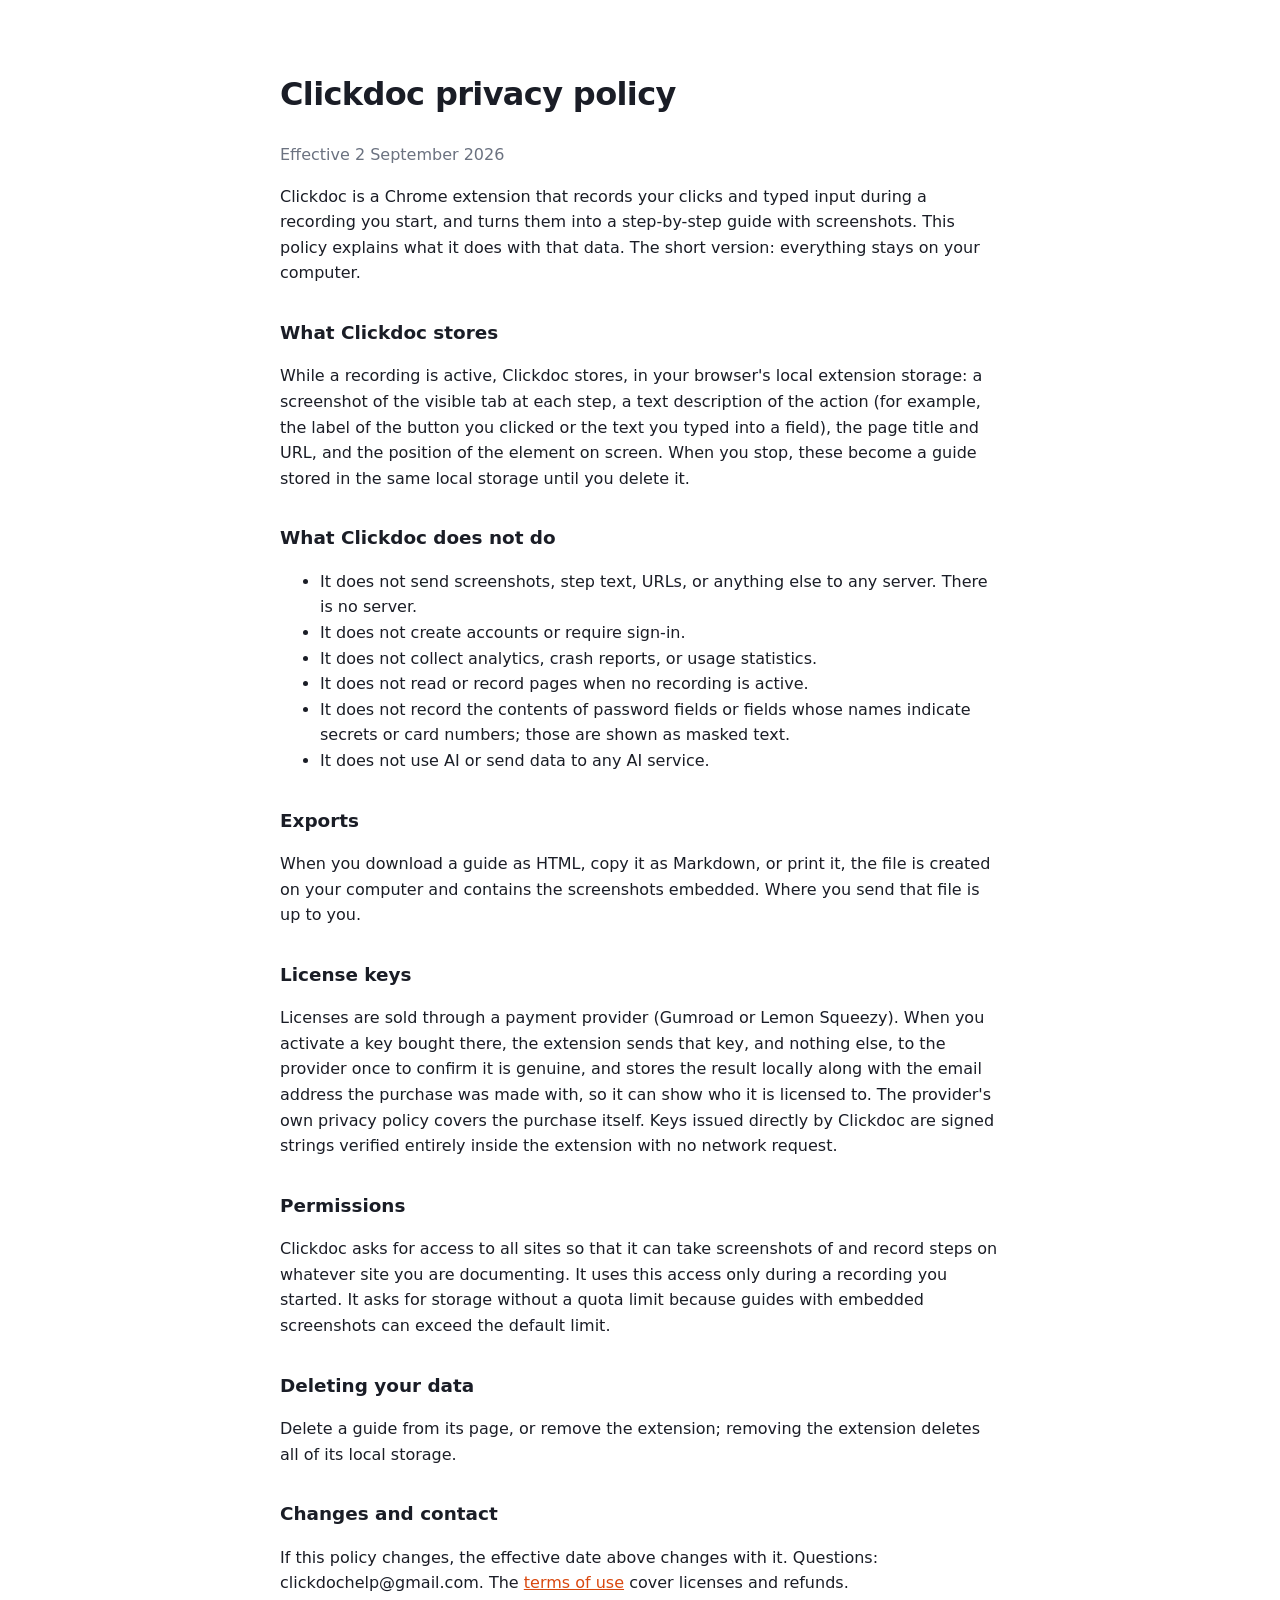
<file: privacy.html>
<!doctype html>
<html lang="en">
<head>
<meta charset="utf-8">
<meta name="viewport" content="width=device-width, initial-scale=1">
<title>Clickdoc privacy policy</title>
<link rel="stylesheet" href="site.css">
<style>
  body { font-family: Inter, system-ui, -apple-system, "Segoe UI", sans-serif; color: #1a1d26; background: #fff; margin: 0; line-height: 1.6; }
  /* content-box holds this column at the width it had before site.css set box-sizing: border-box globally. */
  main { box-sizing: content-box; max-width: 720px; margin: 0 auto; padding: 48px 24px 80px; }
  h1 { letter-spacing: -0.02em; }
  h2 { margin-top: 2rem; font-size: 1.15rem; }
  .muted { color: #6b7280; }
</style>
</head>
<body>
<main>
  <h1>Clickdoc privacy policy</h1>
  <p class="muted">Effective 2 September 2026</p>

  <p>Clickdoc is a Chrome extension that records your clicks and typed input during a recording you start, and turns them into a step-by-step guide with screenshots. This policy explains what it does with that data. The short version: everything stays on your computer.</p>

  <h2>What Clickdoc stores</h2>
  <p>While a recording is active, Clickdoc stores, in your browser's local extension storage: a screenshot of the visible tab at each step, a text description of the action (for example, the label of the button you clicked or the text you typed into a field), the page title and URL, and the position of the element on screen. When you stop, these become a guide stored in the same local storage until you delete it.</p>

  <h2>What Clickdoc does not do</h2>
  <ul>
    <li>It does not send screenshots, step text, URLs, or anything else to any server. There is no server.</li>
    <li>It does not create accounts or require sign-in.</li>
    <li>It does not collect analytics, crash reports, or usage statistics.</li>
    <li>It does not read or record pages when no recording is active.</li>
    <li>It does not record the contents of password fields or fields whose names indicate secrets or card numbers; those are shown as masked text.</li>
    <li>It does not use AI or send data to any AI service.</li>
  </ul>

  <h2>Exports</h2>
  <p>When you download a guide as HTML, copy it as Markdown, or print it, the file is created on your computer and contains the screenshots embedded. Where you send that file is up to you.</p>

  <h2>License keys</h2>
  <p>Licenses are sold through a payment provider (Gumroad or Lemon Squeezy). When you activate a key bought there, the extension sends that key, and nothing else, to the provider once to confirm it is genuine, and stores the result locally along with the email address the purchase was made with, so it can show who it is licensed to. The provider's own privacy policy covers the purchase itself. Keys issued directly by Clickdoc are signed strings verified entirely inside the extension with no network request.</p>

  <h2>Permissions</h2>
  <p>Clickdoc asks for access to all sites so that it can take screenshots of and record steps on whatever site you are documenting. It uses this access only during a recording you started. It asks for storage without a quota limit because guides with embedded screenshots can exceed the default limit.</p>

  <h2>Deleting your data</h2>
  <p>Delete a guide from its page, or remove the extension; removing the extension deletes all of its local storage.</p>

  <h2>Changes and contact</h2>
  <p>If this policy changes, the effective date above changes with it. Questions: clickdochelp@gmail.com. The <a href="terms.html">terms of use</a> cover licenses and refunds.</p>
</main>
</body>
</html>
</file>
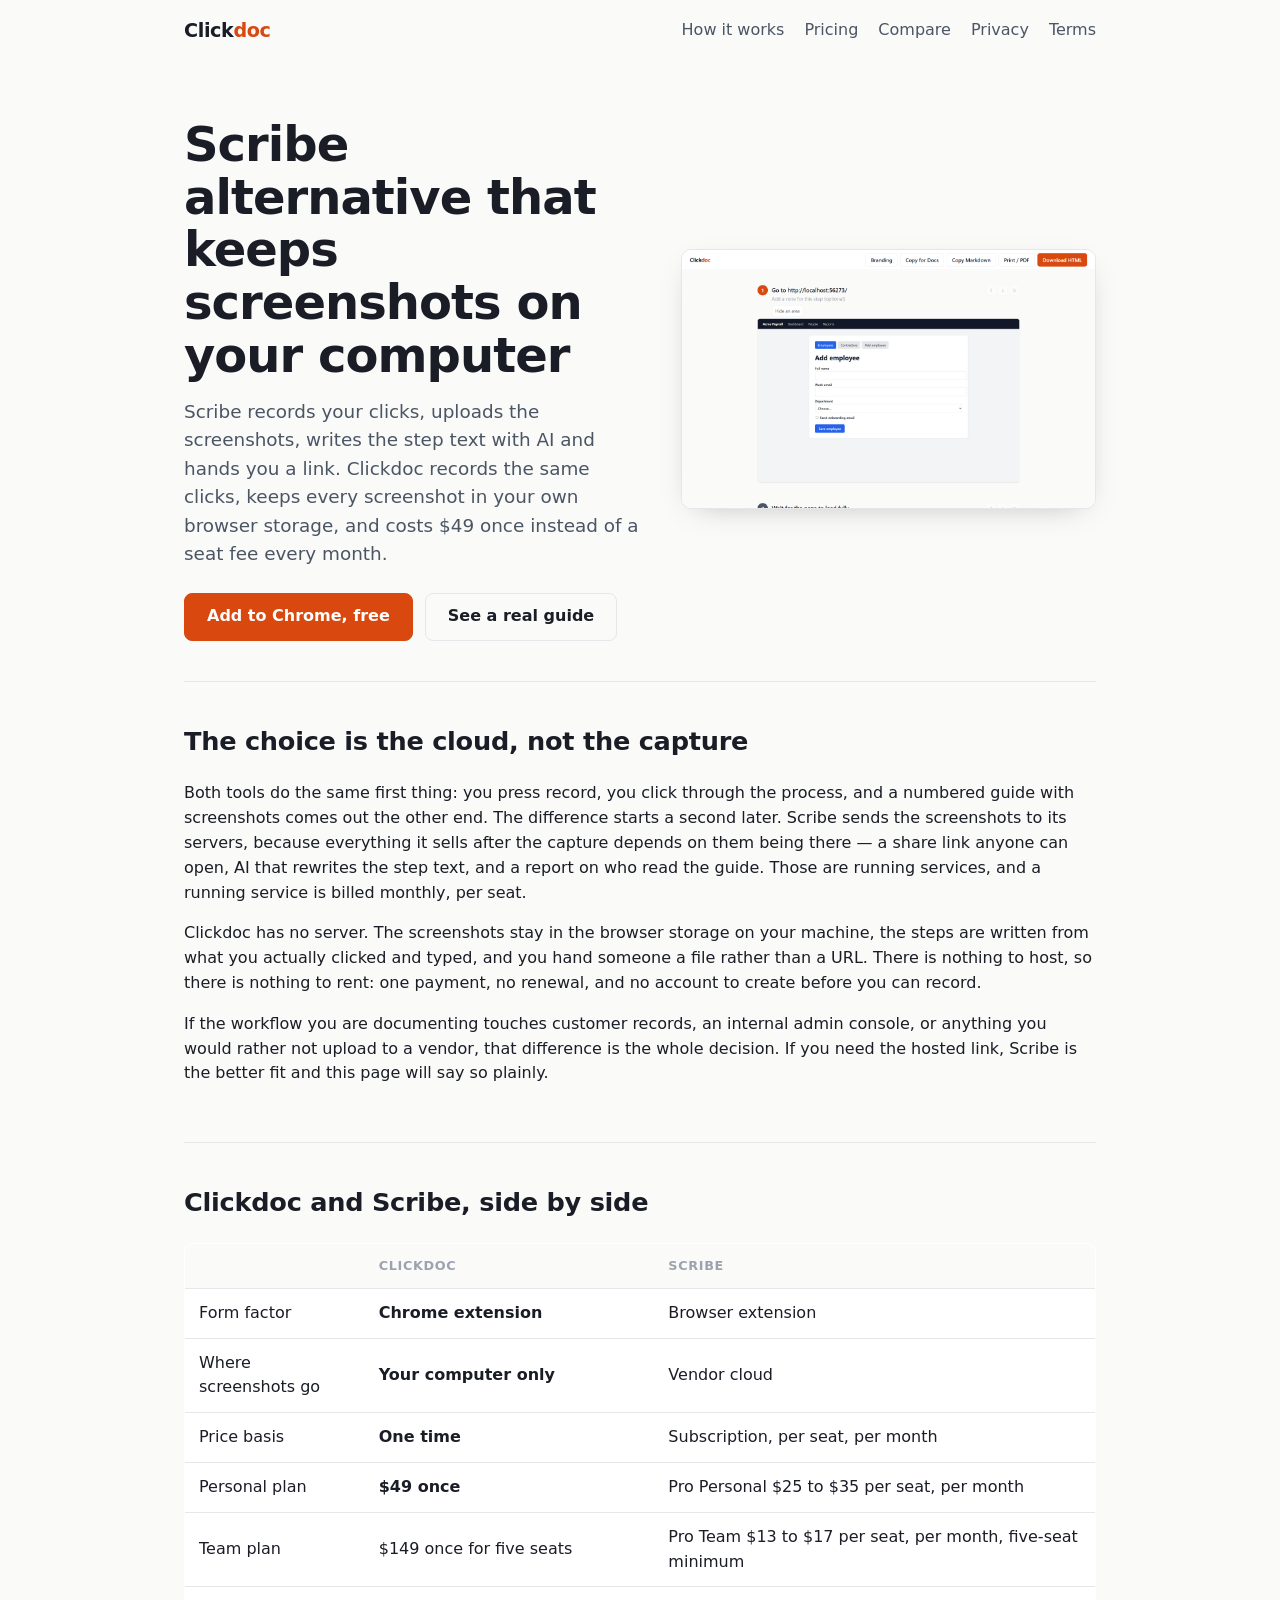
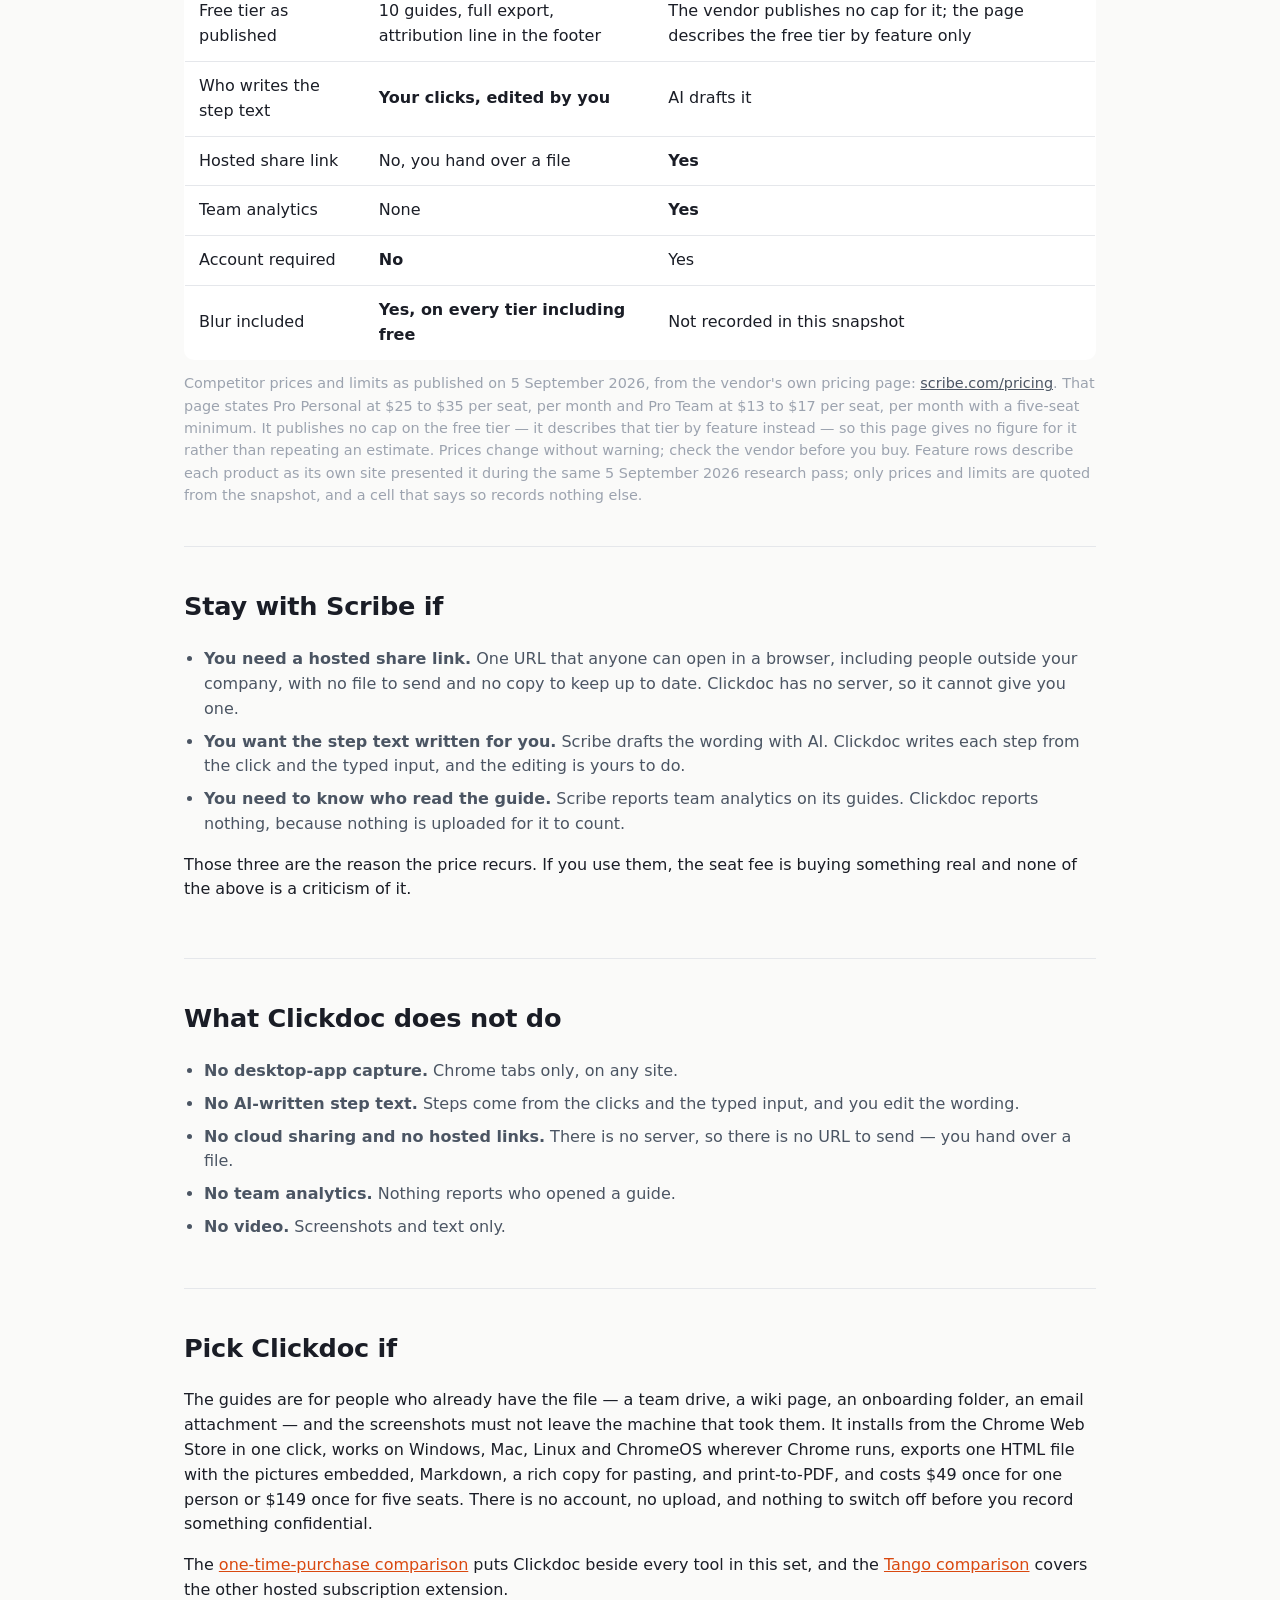
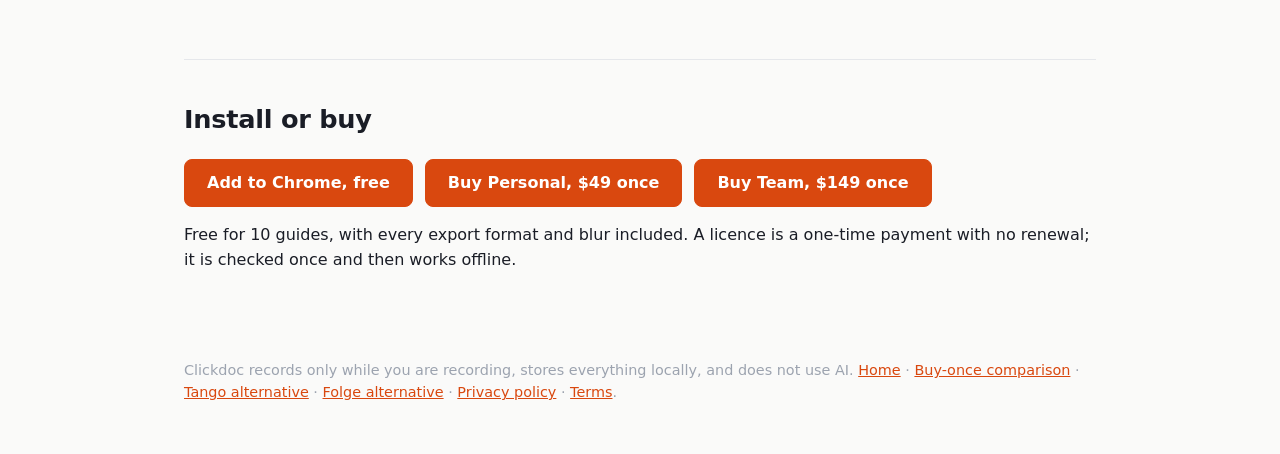
<file: scribe-alternative.html>
<!doctype html>
<html lang="en">
<head>
<meta charset="utf-8">
<meta name="viewport" content="width=device-width, initial-scale=1">
<title>Scribe alternative that keeps screenshots on your computer</title>
<meta name="description" content="Scribe is a hosted subscription: Pro Personal $25 to $35 per seat per month, Pro Team $13 to $17 per seat per month with a five-seat minimum. Clickdoc is $49 once and never uploads a screenshot. Prices as published on 5 September 2026.">
<link rel="stylesheet" href="site.css">
</head>
<body>
<div class="wrap">
  <header>
    <a class="brand" href="index.html">Click<span>doc</span></a>
    <nav><a href="index.html#how">How it works</a><a href="index.html#pricing">Pricing</a><a href="one-time-purchase-documentation-tool.html">Compare</a><a href="privacy.html">Privacy</a><a href="terms.html">Terms</a></nav>
  </header>

  <div class="hero">
    <div>
      <h1>Scribe alternative that keeps screenshots on your computer</h1>
      <p class="lede">Scribe records your clicks, uploads the screenshots, writes the step text with AI and hands you a link. Clickdoc records the same clicks, keeps every screenshot in your own browser storage, and costs $49 once instead of a seat fee every month.</p>
      <div class="cta-row">
        <a class="btn" href="https://chromewebstore.google.com/detail/idigbdmgdmlnkocnabfkgcaeohfffoli" rel="noopener">Add to Chrome, free</a>
        <a class="btn btn-ghost" href="demo/acme-add-employee.html">See a real guide</a>
      </div>
    </div>
    <div class="shot"><img src="screenshots/01-guide-editor.png" alt="A Clickdoc guide showing numbered steps with screenshots and red highlight boxes"></div>
  </div>

  <section>
    <h2>The choice is the cloud, not the capture</h2>
    <p>Both tools do the same first thing: you press record, you click through the process, and a numbered guide with screenshots comes out the other end. The difference starts a second later. Scribe sends the screenshots to its servers, because everything it sells after the capture depends on them being there — a share link anyone can open, AI that rewrites the step text, and a report on who read the guide. Those are running services, and a running service is billed monthly, per seat.</p>
    <p>Clickdoc has no server. The screenshots stay in the browser storage on your machine, the steps are written from what you actually clicked and typed, and you hand someone a file rather than a URL. There is nothing to host, so there is nothing to rent: one payment, no renewal, and no account to create before you can record.</p>
    <p>If the workflow you are documenting touches customer records, an internal admin console, or anything you would rather not upload to a vendor, that difference is the whole decision. If you need the hosted link, Scribe is the better fit and this page will say so plainly.</p>
  </section>

  <section>
    <h2>Clickdoc and Scribe, side by side</h2>
    <div class="table-scroll">
      <table class="compare">
        <thead><tr><th></th><th>Clickdoc</th><th>Scribe</th></tr></thead>
        <tbody>
          <tr><td>Form factor</td><td><strong>Chrome extension</strong></td><td>Browser extension</td></tr>
          <tr><td>Where screenshots go</td><td><strong>Your computer only</strong></td><td>Vendor cloud</td></tr>
          <tr><td>Price basis</td><td><strong>One time</strong></td><td>Subscription, per seat, per month</td></tr>
          <tr><td>Personal plan</td><td><strong>$49 once</strong></td><td>Pro Personal $25 to $35 per seat, per month</td></tr>
          <tr><td>Team plan</td><td>$149 once for five seats</td><td>Pro Team $13 to $17 per seat, per month, five-seat minimum</td></tr>
          <tr><td>Free tier as published</td><td>10 guides, full export, attribution line in the footer</td><td>The vendor publishes no cap for it; the page describes the free tier by feature only</td></tr>
          <tr><td>Who writes the step text</td><td><strong>Your clicks, edited by you</strong></td><td>AI drafts it</td></tr>
          <tr><td>Hosted share link</td><td>No, you hand over a file</td><td><strong>Yes</strong></td></tr>
          <tr><td>Team analytics</td><td>None</td><td><strong>Yes</strong></td></tr>
          <tr><td>Account required</td><td><strong>No</strong></td><td>Yes</td></tr>
          <tr><td>Blur included</td><td><strong>Yes, on every tier including free</strong></td><td>Not recorded in this snapshot</td></tr>
        </tbody>
      </table>
    </div>
    <p class="source">Competitor prices and limits as published on 5 September 2026, from the vendor's own pricing page: <a href="https://scribe.com/pricing" rel="noopener nofollow">scribe.com/pricing</a>. That page states Pro Personal at $25 to $35 per seat, per month and Pro Team at $13 to $17 per seat, per month with a five-seat minimum. It publishes no cap on the free tier — it describes that tier by feature instead — so this page gives no figure for it rather than repeating an estimate. Prices change without warning; check the vendor before you buy. Feature rows describe each product as its own site presented it during the same 5 September 2026 research pass; only prices and limits are quoted from the snapshot, and a cell that says so records nothing else.</p>
  </section>

  <section>
    <h2>Stay with Scribe if</h2>
    <ul class="checklist">
      <li><strong>You need a hosted share link.</strong> One URL that anyone can open in a browser, including people outside your company, with no file to send and no copy to keep up to date. Clickdoc has no server, so it cannot give you one.</li>
      <li><strong>You want the step text written for you.</strong> Scribe drafts the wording with AI. Clickdoc writes each step from the click and the typed input, and the editing is yours to do.</li>
      <li><strong>You need to know who read the guide.</strong> Scribe reports team analytics on its guides. Clickdoc reports nothing, because nothing is uploaded for it to count.</li>
    </ul>
    <p>Those three are the reason the price recurs. If you use them, the seat fee is buying something real and none of the above is a criticism of it.</p>
  </section>

  <section>
    <h2>What Clickdoc does not do</h2>
    <ul class="checklist">
      <li><strong>No desktop-app capture.</strong> Chrome tabs only, on any site.</li>
      <li><strong>No AI-written step text.</strong> Steps come from the clicks and the typed input, and you edit the wording.</li>
      <li><strong>No cloud sharing and no hosted links.</strong> There is no server, so there is no URL to send — you hand over a file.</li>
      <li><strong>No team analytics.</strong> Nothing reports who opened a guide.</li>
      <li><strong>No video.</strong> Screenshots and text only.</li>
    </ul>
  </section>

  <section>
    <h2>Pick Clickdoc if</h2>
    <p>The guides are for people who already have the file — a team drive, a wiki page, an onboarding folder, an email attachment — and the screenshots must not leave the machine that took them. It installs from the Chrome Web Store in one click, works on Windows, Mac, Linux and ChromeOS wherever Chrome runs, exports one HTML file with the pictures embedded, Markdown, a rich copy for pasting, and print-to-PDF, and costs $49 once for one person or $149 once for five seats. There is no account, no upload, and nothing to switch off before you record something confidential.</p>
    <p>The <a href="one-time-purchase-documentation-tool.html">one-time-purchase comparison</a> puts Clickdoc beside every tool in this set, and the <a href="tango-alternative.html">Tango comparison</a> covers the other hosted subscription extension.</p>
  </section>

  <section id="buy">
    <h2>Install or buy</h2>
    <div class="cta-row">
      <a class="btn" href="https://chromewebstore.google.com/detail/idigbdmgdmlnkocnabfkgcaeohfffoli" rel="noopener">Add to Chrome, free</a>
      <a class="btn buy" href="https://jowjeh.gumroad.com/l/clickdoc?variant=Personal">Buy Personal, $49 once</a>
      <a class="btn buy" href="https://jowjeh.gumroad.com/l/clickdoc?variant=Team%20(5%20seats)">Buy Team, $149 once</a>
    </div>
    <p>Free for 10 guides, with every export format and blur included. A licence is a one-time payment with no renewal; it is checked once and then works offline.</p>
  </section>

  <footer>Clickdoc records only while you are recording, stores everything locally, and does not use AI. <a href="index.html">Home</a> · <a href="one-time-purchase-documentation-tool.html">Buy-once comparison</a> · <a href="tango-alternative.html">Tango alternative</a> · <a href="folge-alternative.html">Folge alternative</a> · <a href="privacy.html">Privacy policy</a> · <a href="terms.html">Terms</a>.</footer>
</div>
</body>
</html>
</file>
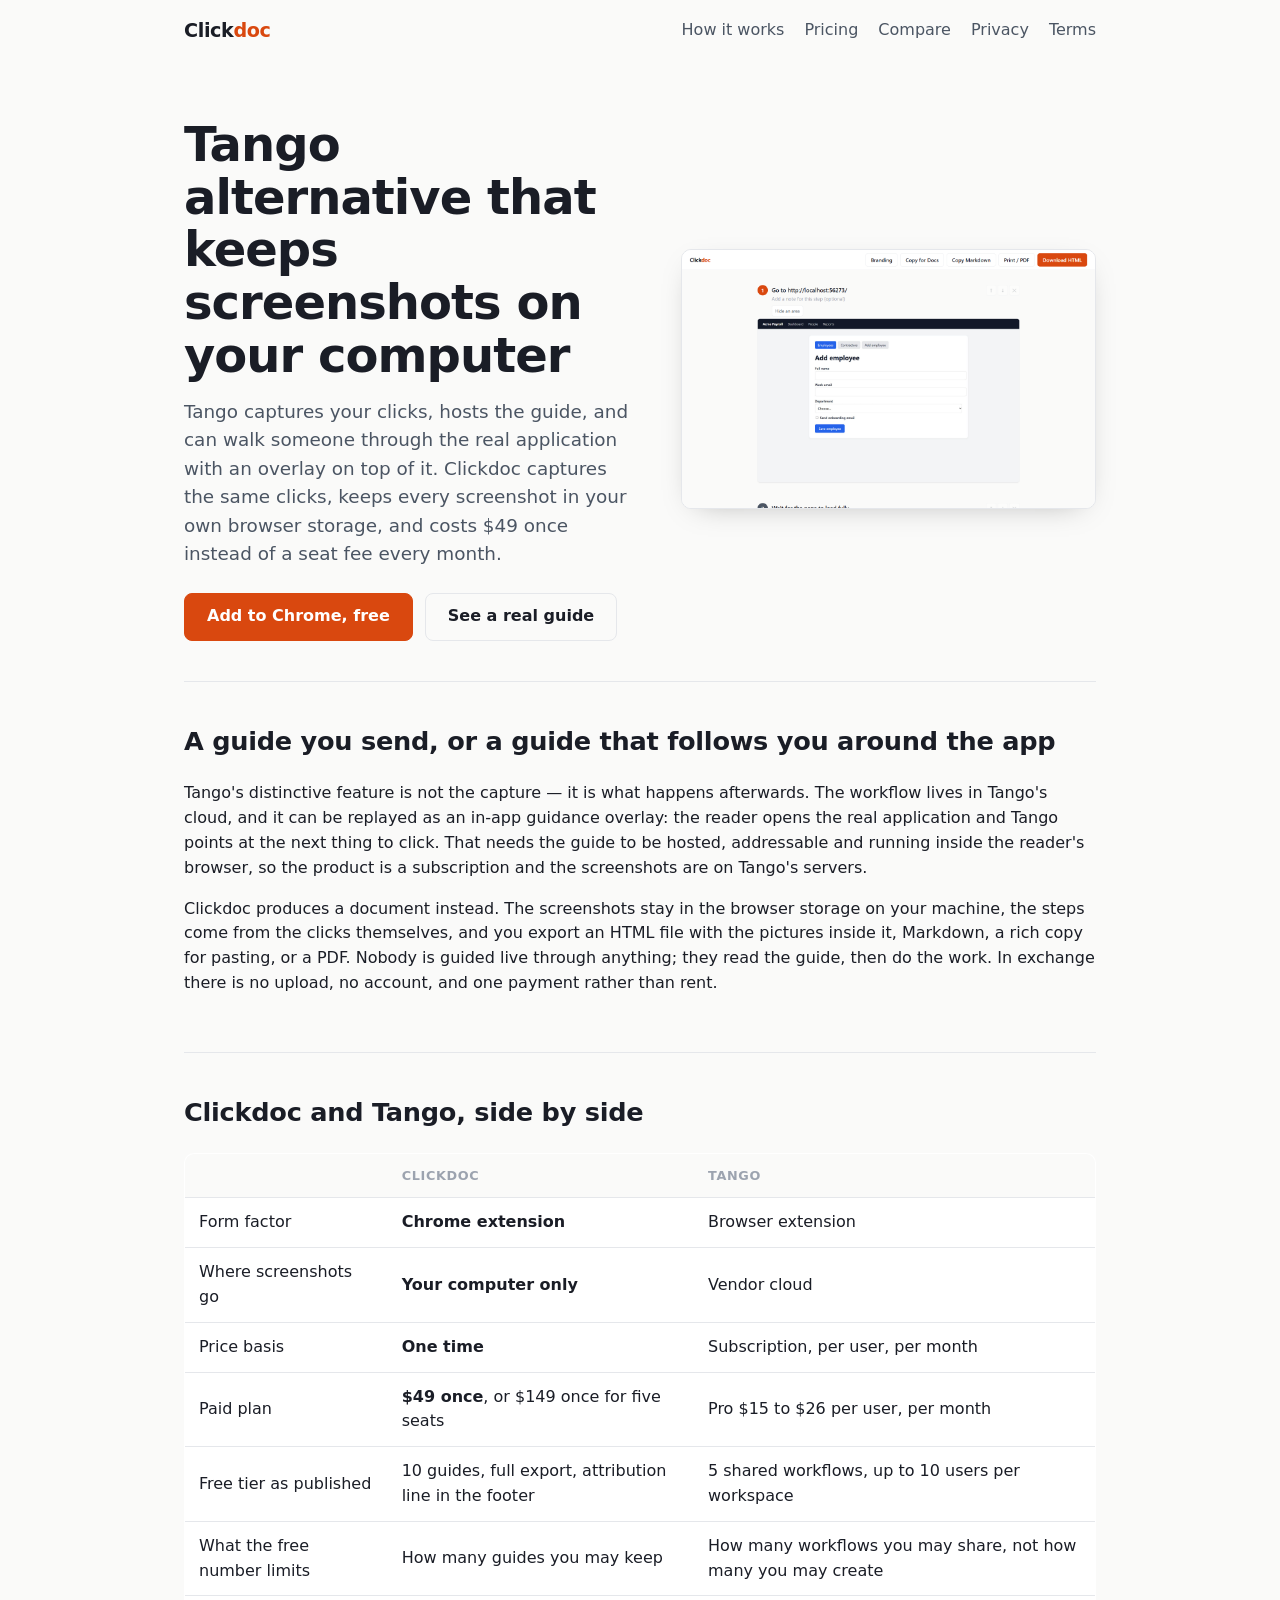
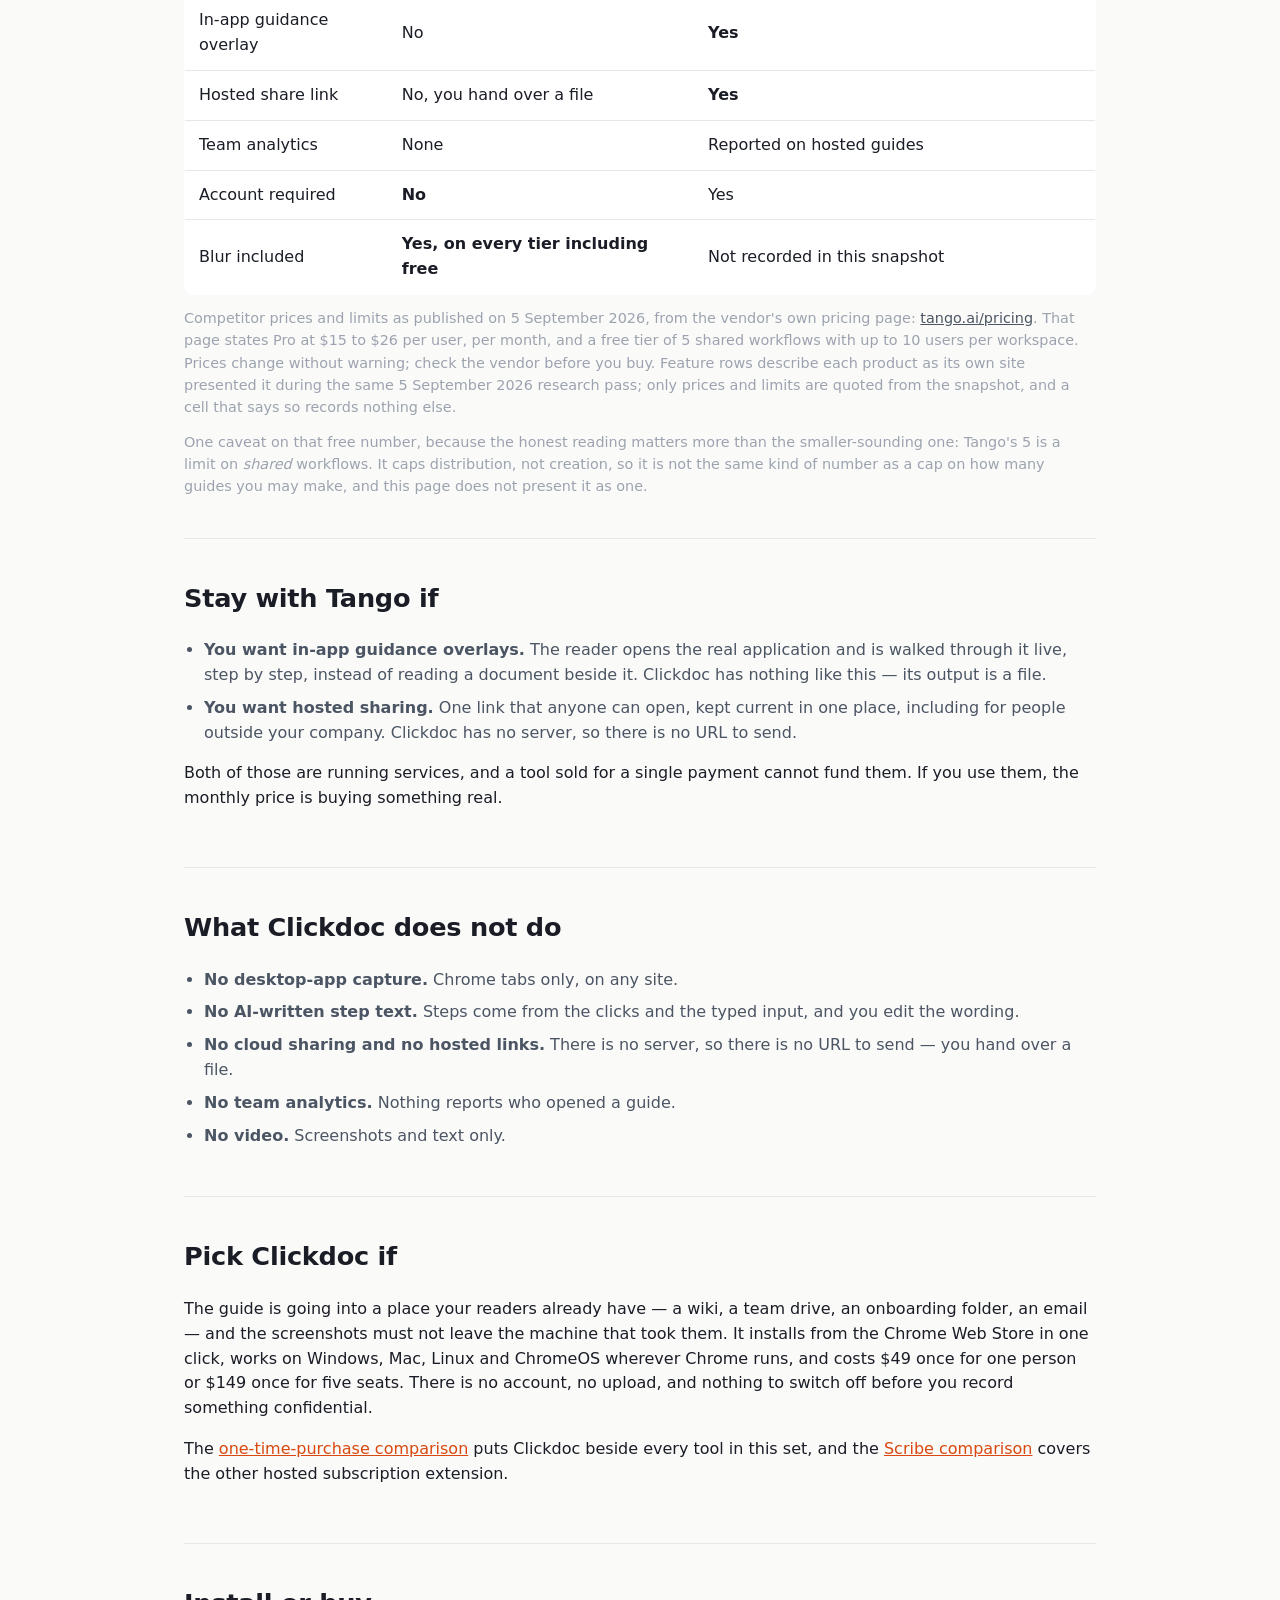
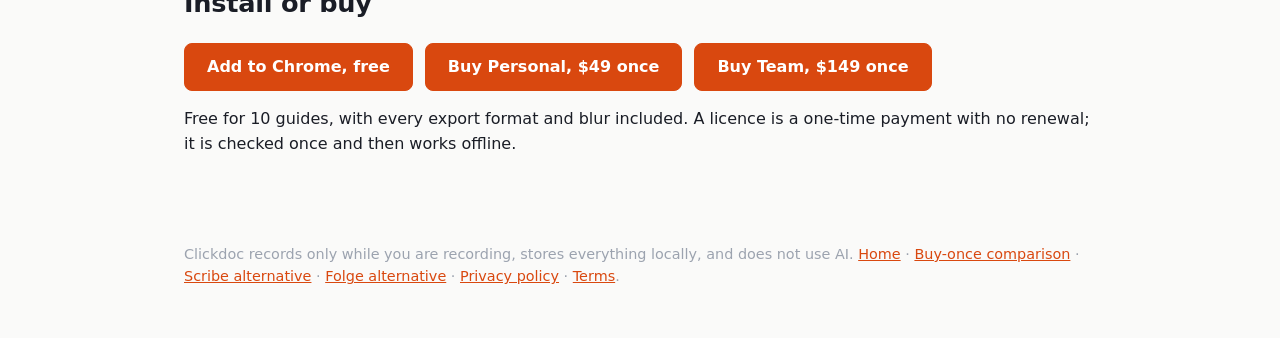
<file: tango-alternative.html>
<!doctype html>
<html lang="en">
<head>
<meta charset="utf-8">
<meta name="viewport" content="width=device-width, initial-scale=1">
<title>Tango alternative that keeps screenshots on your computer</title>
<meta name="description" content="Tango is a hosted subscription at $15 to $26 per user per month, with a free tier of 5 shared workflows and up to 10 users per workspace. Clickdoc is $49 once and never uploads a screenshot. Prices as published on 5 September 2026.">
<link rel="stylesheet" href="site.css">
</head>
<body>
<div class="wrap">
  <header>
    <a class="brand" href="index.html">Click<span>doc</span></a>
    <nav><a href="index.html#how">How it works</a><a href="index.html#pricing">Pricing</a><a href="one-time-purchase-documentation-tool.html">Compare</a><a href="privacy.html">Privacy</a><a href="terms.html">Terms</a></nav>
  </header>

  <div class="hero">
    <div>
      <h1>Tango alternative that keeps screenshots on your computer</h1>
      <p class="lede">Tango captures your clicks, hosts the guide, and can walk someone through the real application with an overlay on top of it. Clickdoc captures the same clicks, keeps every screenshot in your own browser storage, and costs $49 once instead of a seat fee every month.</p>
      <div class="cta-row">
        <a class="btn" href="https://chromewebstore.google.com/detail/idigbdmgdmlnkocnabfkgcaeohfffoli" rel="noopener">Add to Chrome, free</a>
        <a class="btn btn-ghost" href="demo/acme-add-employee.html">See a real guide</a>
      </div>
    </div>
    <div class="shot"><img src="screenshots/01-guide-editor.png" alt="A Clickdoc guide showing numbered steps with screenshots and red highlight boxes"></div>
  </div>

  <section>
    <h2>A guide you send, or a guide that follows you around the app</h2>
    <p>Tango's distinctive feature is not the capture — it is what happens afterwards. The workflow lives in Tango's cloud, and it can be replayed as an in-app guidance overlay: the reader opens the real application and Tango points at the next thing to click. That needs the guide to be hosted, addressable and running inside the reader's browser, so the product is a subscription and the screenshots are on Tango's servers.</p>
    <p>Clickdoc produces a document instead. The screenshots stay in the browser storage on your machine, the steps come from the clicks themselves, and you export an HTML file with the pictures inside it, Markdown, a rich copy for pasting, or a PDF. Nobody is guided live through anything; they read the guide, then do the work. In exchange there is no upload, no account, and one payment rather than rent.</p>
  </section>

  <section>
    <h2>Clickdoc and Tango, side by side</h2>
    <div class="table-scroll">
      <table class="compare">
        <thead><tr><th></th><th>Clickdoc</th><th>Tango</th></tr></thead>
        <tbody>
          <tr><td>Form factor</td><td><strong>Chrome extension</strong></td><td>Browser extension</td></tr>
          <tr><td>Where screenshots go</td><td><strong>Your computer only</strong></td><td>Vendor cloud</td></tr>
          <tr><td>Price basis</td><td><strong>One time</strong></td><td>Subscription, per user, per month</td></tr>
          <tr><td>Paid plan</td><td><strong>$49 once</strong>, or $149 once for five seats</td><td>Pro $15 to $26 per user, per month</td></tr>
          <tr><td>Free tier as published</td><td>10 guides, full export, attribution line in the footer</td><td>5 shared workflows, up to 10 users per workspace</td></tr>
          <tr><td>What the free number limits</td><td>How many guides you may keep</td><td>How many workflows you may share, not how many you may create</td></tr>
          <tr><td>In-app guidance overlay</td><td>No</td><td><strong>Yes</strong></td></tr>
          <tr><td>Hosted share link</td><td>No, you hand over a file</td><td><strong>Yes</strong></td></tr>
          <tr><td>Team analytics</td><td>None</td><td>Reported on hosted guides</td></tr>
          <tr><td>Account required</td><td><strong>No</strong></td><td>Yes</td></tr>
          <tr><td>Blur included</td><td><strong>Yes, on every tier including free</strong></td><td>Not recorded in this snapshot</td></tr>
        </tbody>
      </table>
    </div>
    <p class="source">Competitor prices and limits as published on 5 September 2026, from the vendor's own pricing page: <a href="https://www.tango.ai/pricing" rel="noopener nofollow">tango.ai/pricing</a>. That page states Pro at $15 to $26 per user, per month, and a free tier of 5 shared workflows with up to 10 users per workspace. Prices change without warning; check the vendor before you buy. Feature rows describe each product as its own site presented it during the same 5 September 2026 research pass; only prices and limits are quoted from the snapshot, and a cell that says so records nothing else.</p>
    <p class="source">One caveat on that free number, because the honest reading matters more than the smaller-sounding one: Tango's 5 is a limit on <em>shared</em> workflows. It caps distribution, not creation, so it is not the same kind of number as a cap on how many guides you may make, and this page does not present it as one.</p>
  </section>

  <section>
    <h2>Stay with Tango if</h2>
    <ul class="checklist">
      <li><strong>You want in-app guidance overlays.</strong> The reader opens the real application and is walked through it live, step by step, instead of reading a document beside it. Clickdoc has nothing like this — its output is a file.</li>
      <li><strong>You want hosted sharing.</strong> One link that anyone can open, kept current in one place, including for people outside your company. Clickdoc has no server, so there is no URL to send.</li>
    </ul>
    <p>Both of those are running services, and a tool sold for a single payment cannot fund them. If you use them, the monthly price is buying something real.</p>
  </section>

  <section>
    <h2>What Clickdoc does not do</h2>
    <ul class="checklist">
      <li><strong>No desktop-app capture.</strong> Chrome tabs only, on any site.</li>
      <li><strong>No AI-written step text.</strong> Steps come from the clicks and the typed input, and you edit the wording.</li>
      <li><strong>No cloud sharing and no hosted links.</strong> There is no server, so there is no URL to send — you hand over a file.</li>
      <li><strong>No team analytics.</strong> Nothing reports who opened a guide.</li>
      <li><strong>No video.</strong> Screenshots and text only.</li>
    </ul>
  </section>

  <section>
    <h2>Pick Clickdoc if</h2>
    <p>The guide is going into a place your readers already have — a wiki, a team drive, an onboarding folder, an email — and the screenshots must not leave the machine that took them. It installs from the Chrome Web Store in one click, works on Windows, Mac, Linux and ChromeOS wherever Chrome runs, and costs $49 once for one person or $149 once for five seats. There is no account, no upload, and nothing to switch off before you record something confidential.</p>
    <p>The <a href="one-time-purchase-documentation-tool.html">one-time-purchase comparison</a> puts Clickdoc beside every tool in this set, and the <a href="scribe-alternative.html">Scribe comparison</a> covers the other hosted subscription extension.</p>
  </section>

  <section id="buy">
    <h2>Install or buy</h2>
    <div class="cta-row">
      <a class="btn" href="https://chromewebstore.google.com/detail/idigbdmgdmlnkocnabfkgcaeohfffoli" rel="noopener">Add to Chrome, free</a>
      <a class="btn buy" href="https://jowjeh.gumroad.com/l/clickdoc?variant=Personal">Buy Personal, $49 once</a>
      <a class="btn buy" href="https://jowjeh.gumroad.com/l/clickdoc?variant=Team%20(5%20seats)">Buy Team, $149 once</a>
    </div>
    <p>Free for 10 guides, with every export format and blur included. A licence is a one-time payment with no renewal; it is checked once and then works offline.</p>
  </section>

  <footer>Clickdoc records only while you are recording, stores everything locally, and does not use AI. <a href="index.html">Home</a> · <a href="one-time-purchase-documentation-tool.html">Buy-once comparison</a> · <a href="scribe-alternative.html">Scribe alternative</a> · <a href="folge-alternative.html">Folge alternative</a> · <a href="privacy.html">Privacy policy</a> · <a href="terms.html">Terms</a>.</footer>
</div>
</body>
</html>
</file>
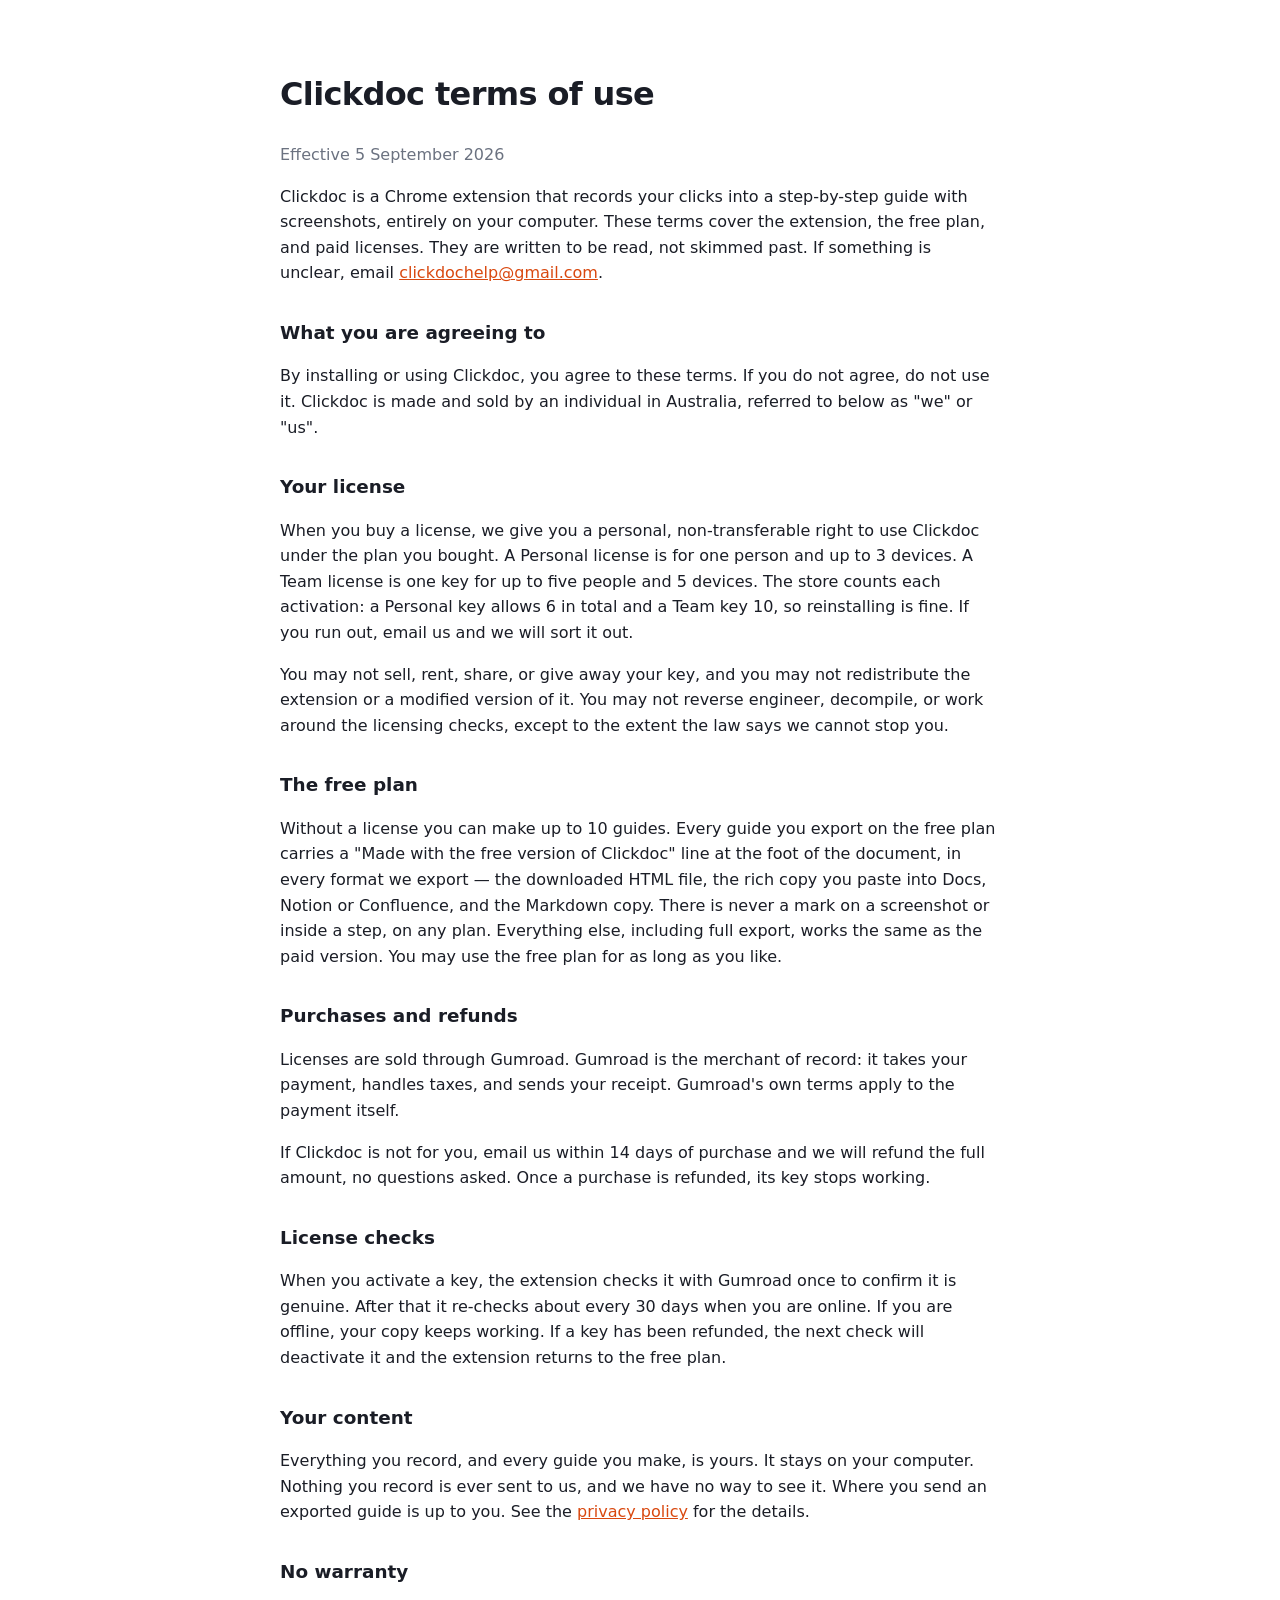
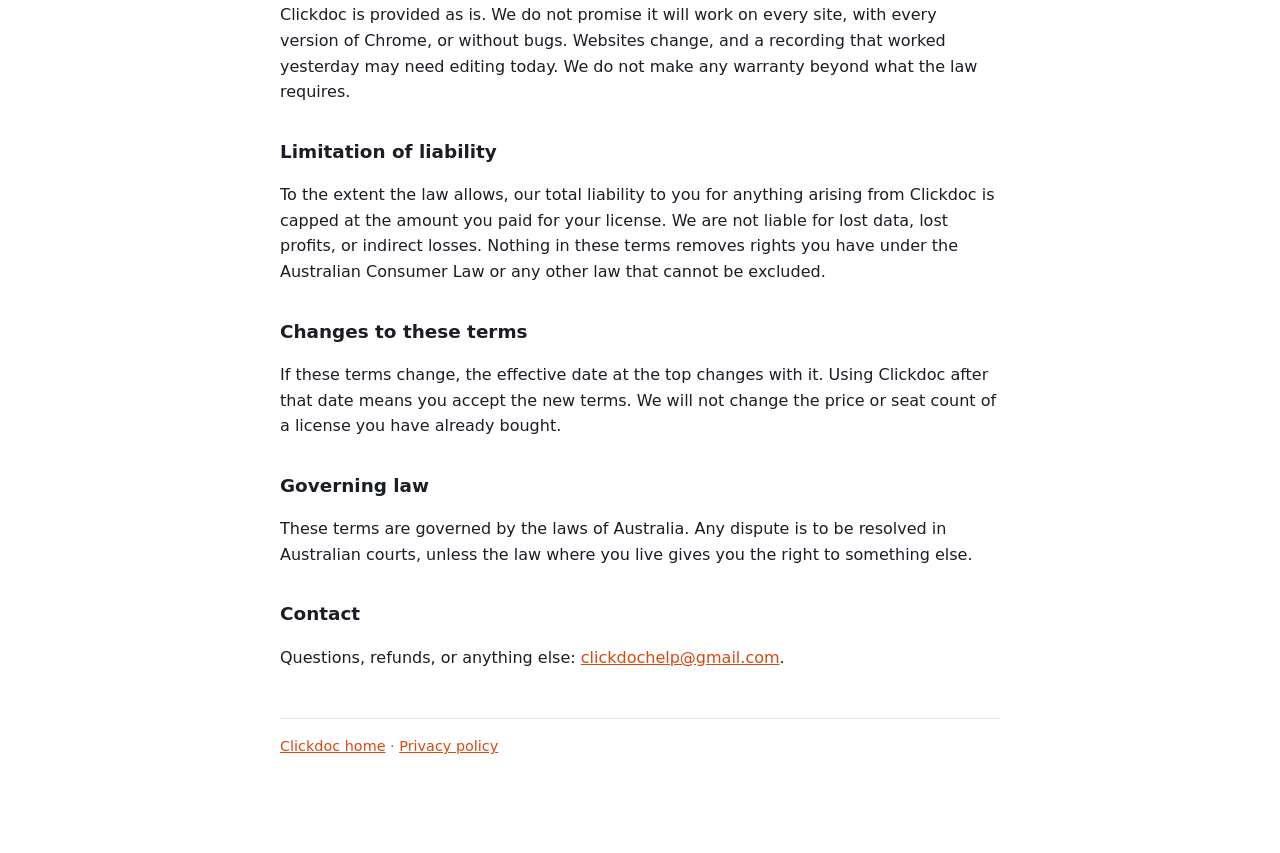
<file: terms.html>
<!doctype html>
<html lang="en">
<head>
<meta charset="utf-8">
<meta name="viewport" content="width=device-width, initial-scale=1">
<title>Clickdoc · Terms of use</title>
<link rel="stylesheet" href="site.css">
<style>
  body { font-family: Inter, system-ui, -apple-system, "Segoe UI", sans-serif; color: #1a1d26; background: #fff; margin: 0; line-height: 1.6; }
  /* content-box holds this column at the width it had before site.css set box-sizing: border-box globally. */
  main { box-sizing: content-box; max-width: 720px; margin: 0 auto; padding: 48px 24px 80px; }
  h1 { letter-spacing: -0.02em; }
  h2 { margin-top: 2rem; font-size: 1.15rem; }
  a { color: #d9480f; }
  a:focus-visible { outline: 3px solid rgba(217,72,15,.4); outline-offset: 2px; }
  .muted { color: #6b7280; }
  .links { margin-top: 3rem; padding-top: 1rem; border-top: 1px solid #e5e7eb; font-size: .9rem; }
</style>
</head>
<body>
<main>
  <h1>Clickdoc terms of use</h1>
  <p class="muted">Effective 5 September 2026</p>

  <p>Clickdoc is a Chrome extension that records your clicks into a step-by-step guide with screenshots, entirely on your computer. These terms cover the extension, the free plan, and paid licenses. They are written to be read, not skimmed past. If something is unclear, email <a href="mailto:clickdochelp@gmail.com">clickdochelp@gmail.com</a>.</p>

  <h2>What you are agreeing to</h2>
  <p>By installing or using Clickdoc, you agree to these terms. If you do not agree, do not use it. Clickdoc is made and sold by an individual in Australia, referred to below as "we" or "us".</p>

  <h2>Your license</h2>
  <p>When you buy a license, we give you a personal, non-transferable right to use Clickdoc under the plan you bought. A Personal license is for one person and up to 3 devices. A Team license is one key for up to five people and 5 devices. The store counts each activation: a Personal key allows 6 in total and a Team key 10, so reinstalling is fine. If you run out, email us and we will sort it out.</p>
  <p>You may not sell, rent, share, or give away your key, and you may not redistribute the extension or a modified version of it. You may not reverse engineer, decompile, or work around the licensing checks, except to the extent the law says we cannot stop you.</p>

  <h2>The free plan</h2>
  <p>Without a license you can make up to 10 guides. Every guide you export on the free plan carries a "Made with the free version of Clickdoc" line at the foot of the document, in every format we export — the downloaded HTML file, the rich copy you paste into Docs, Notion or Confluence, and the Markdown copy. There is never a mark on a screenshot or inside a step, on any plan. Everything else, including full export, works the same as the paid version. You may use the free plan for as long as you like.</p>

  <h2>Purchases and refunds</h2>
  <p>Licenses are sold through Gumroad. Gumroad is the merchant of record: it takes your payment, handles taxes, and sends your receipt. Gumroad's own terms apply to the payment itself.</p>
  <p>If Clickdoc is not for you, email us within 14 days of purchase and we will refund the full amount, no questions asked. Once a purchase is refunded, its key stops working.</p>

  <h2>License checks</h2>
  <p>When you activate a key, the extension checks it with Gumroad once to confirm it is genuine. After that it re-checks about every 30 days when you are online. If you are offline, your copy keeps working. If a key has been refunded, the next check will deactivate it and the extension returns to the free plan.</p>

  <h2>Your content</h2>
  <p>Everything you record, and every guide you make, is yours. It stays on your computer. Nothing you record is ever sent to us, and we have no way to see it. Where you send an exported guide is up to you. See the <a href="privacy.html">privacy policy</a> for the details.</p>

  <h2>No warranty</h2>
  <p>Clickdoc is provided as is. We do not promise it will work on every site, with every version of Chrome, or without bugs. Websites change, and a recording that worked yesterday may need editing today. We do not make any warranty beyond what the law requires.</p>

  <h2>Limitation of liability</h2>
  <p>To the extent the law allows, our total liability to you for anything arising from Clickdoc is capped at the amount you paid for your license. We are not liable for lost data, lost profits, or indirect losses. Nothing in these terms removes rights you have under the Australian Consumer Law or any other law that cannot be excluded.</p>

  <h2>Changes to these terms</h2>
  <p>If these terms change, the effective date at the top changes with it. Using Clickdoc after that date means you accept the new terms. We will not change the price or seat count of a license you have already bought.</p>

  <h2>Governing law</h2>
  <p>These terms are governed by the laws of Australia. Any dispute is to be resolved in Australian courts, unless the law where you live gives you the right to something else.</p>

  <h2>Contact</h2>
  <p>Questions, refunds, or anything else: <a href="mailto:clickdochelp@gmail.com">clickdochelp@gmail.com</a>.</p>

  <p class="muted links"><a href="index.html">Clickdoc home</a> · <a href="privacy.html">Privacy policy</a></p>
</main>
</body>
</html>
</file>
<file: site.css>
/* Clickdoc site stylesheet — shared by index.html, privacy.html, terms.html and the
   comparison pages. Lifted verbatim out of site/index.html's inline <style>; each page keeps
   its own page-specific rules in its own <style> block, which loads after this file and wins.

   One deliberate change during the move: the h1/h2 sizing below is scoped to .wrap, the marketing
   shell, because privacy.html and terms.html now load this file too and set their own document
   typography on a bare <main>. Element-level rules that no document page uses (section, footer)
   stay unscoped. */
:root { --primary: #d9480f; --ink: #1a1d26; --ink-2: #4b5563; --ink-3: #9ca3af; --bg: #fafaf9; --surface: #fff; --border: #e5e7eb; }
* { box-sizing: border-box; }
body { margin: 0; font-family: Inter, system-ui, -apple-system, "Segoe UI", sans-serif; color: var(--ink); background: var(--bg); line-height: 1.55; }
a { color: var(--primary); }
.wrap { max-width: 960px; margin: 0 auto; padding: 0 24px; }
header { display: flex; justify-content: space-between; align-items: center; padding: 16px 0; }
.brand { font-weight: 700; font-size: 1.2rem; letter-spacing: -0.02em; color: var(--ink); text-decoration: none; }
.brand span { color: var(--primary); }
nav a { margin-left: 20px; color: var(--ink-2); text-decoration: none; }
.hero { padding: 56px 0 40px; display: grid; grid-template-columns: 1.1fr 1fr; gap: 40px; align-items: center; }
.wrap h1 { font-size: clamp(2rem, 4.5vw, 3rem); line-height: 1.1; letter-spacing: -0.02em; margin: 0 0 16px; }
.lede { font-size: 1.15rem; color: var(--ink-2); margin: 0 0 24px; }
.btn { display: inline-flex; align-items: center; min-height: 48px; padding: 0 22px; border-radius: 8px; background: var(--primary); color: #fff; font-weight: 600; text-decoration: none; border: 1px solid var(--primary); }
.btn:hover { background: #c23f0b; }
.btn-ghost { background: transparent; color: var(--ink); border-color: var(--border); margin-left: 8px; }
.btn:focus-visible, a:focus-visible { outline: 3px solid rgba(217,72,15,.4); outline-offset: 2px; }
.shot { border: 1px solid var(--border); border-radius: 10px; overflow: hidden; box-shadow: 0 8px 30px -16px rgba(0,0,0,.35); background: #fff; }
.shot img { display: block; width: 100%; height: auto; }
section { padding: 40px 0; border-top: 1px solid var(--border); }
.wrap h2 { font-size: 1.6rem; letter-spacing: -0.01em; margin: 0 0 20px; }
.grid { display: grid; grid-template-columns: repeat(3, 1fr); gap: 20px; }
.card { background: var(--surface); border: 1px solid var(--border); border-radius: 10px; padding: 20px; }
.card h3 { margin: 0 0 6px; font-size: 1.05rem; }
.card p { margin: 0; color: var(--ink-2); }
.price { text-align: center; }
.price .amt { font-size: 2.6rem; font-weight: 700; letter-spacing: -0.03em; }
.price small { display: block; color: var(--ink-3); font-weight: 500; font-size: 1rem; }
.price .buy { margin-top: 16px; }
.price p { margin-bottom: 0; }
.compare { width: 100%; border-collapse: collapse; background: var(--surface); border: 1px solid var(--border); border-radius: 10px; overflow: hidden; }
.compare th, .compare td { padding: 12px 14px; text-align: left; border-bottom: 1px solid var(--border); }
.compare th { font-size: .8rem; text-transform: uppercase; letter-spacing: .05em; color: var(--ink-3); background: var(--bg); }
.compare tr:last-child td { border-bottom: 0; }
footer { padding: 30px 0 50px; color: var(--ink-3); font-size: .9rem; }
@media (max-width: 820px) { .hero, .grid { grid-template-columns: 1fr; } nav { display: none; } }

/* Comparison pages: the source line under a table, the honest-limits lists, the CTA row. */
.source { color: var(--ink-3); font-size: .9rem; margin: 12px 0 0; }
.source a { color: var(--ink-2); }
.checklist { margin: 0; padding-left: 20px; color: var(--ink-2); }
.checklist li { margin-bottom: 8px; }
.table-scroll { overflow-x: auto; }
.cta-row { display: flex; flex-wrap: wrap; gap: 12px; align-items: center; }
.cta-row .btn-ghost { margin-left: 0; }
</file>
